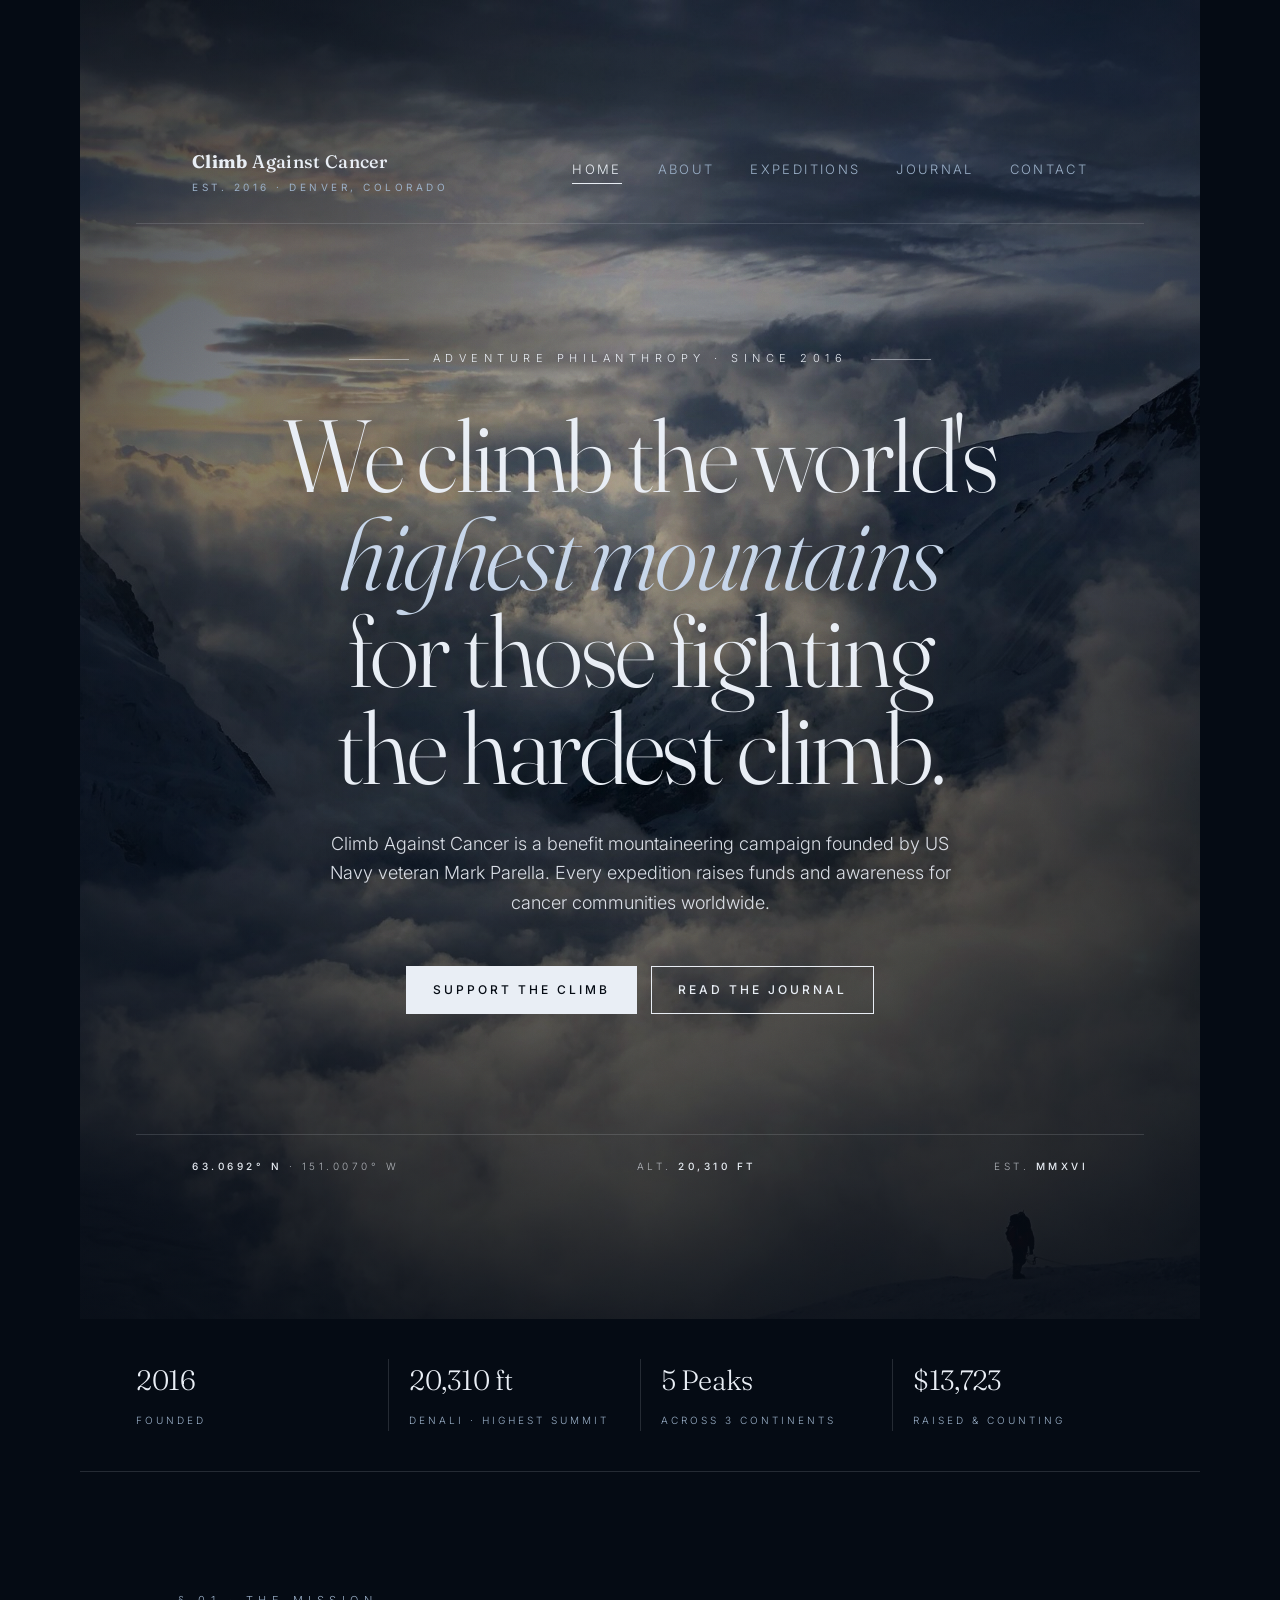
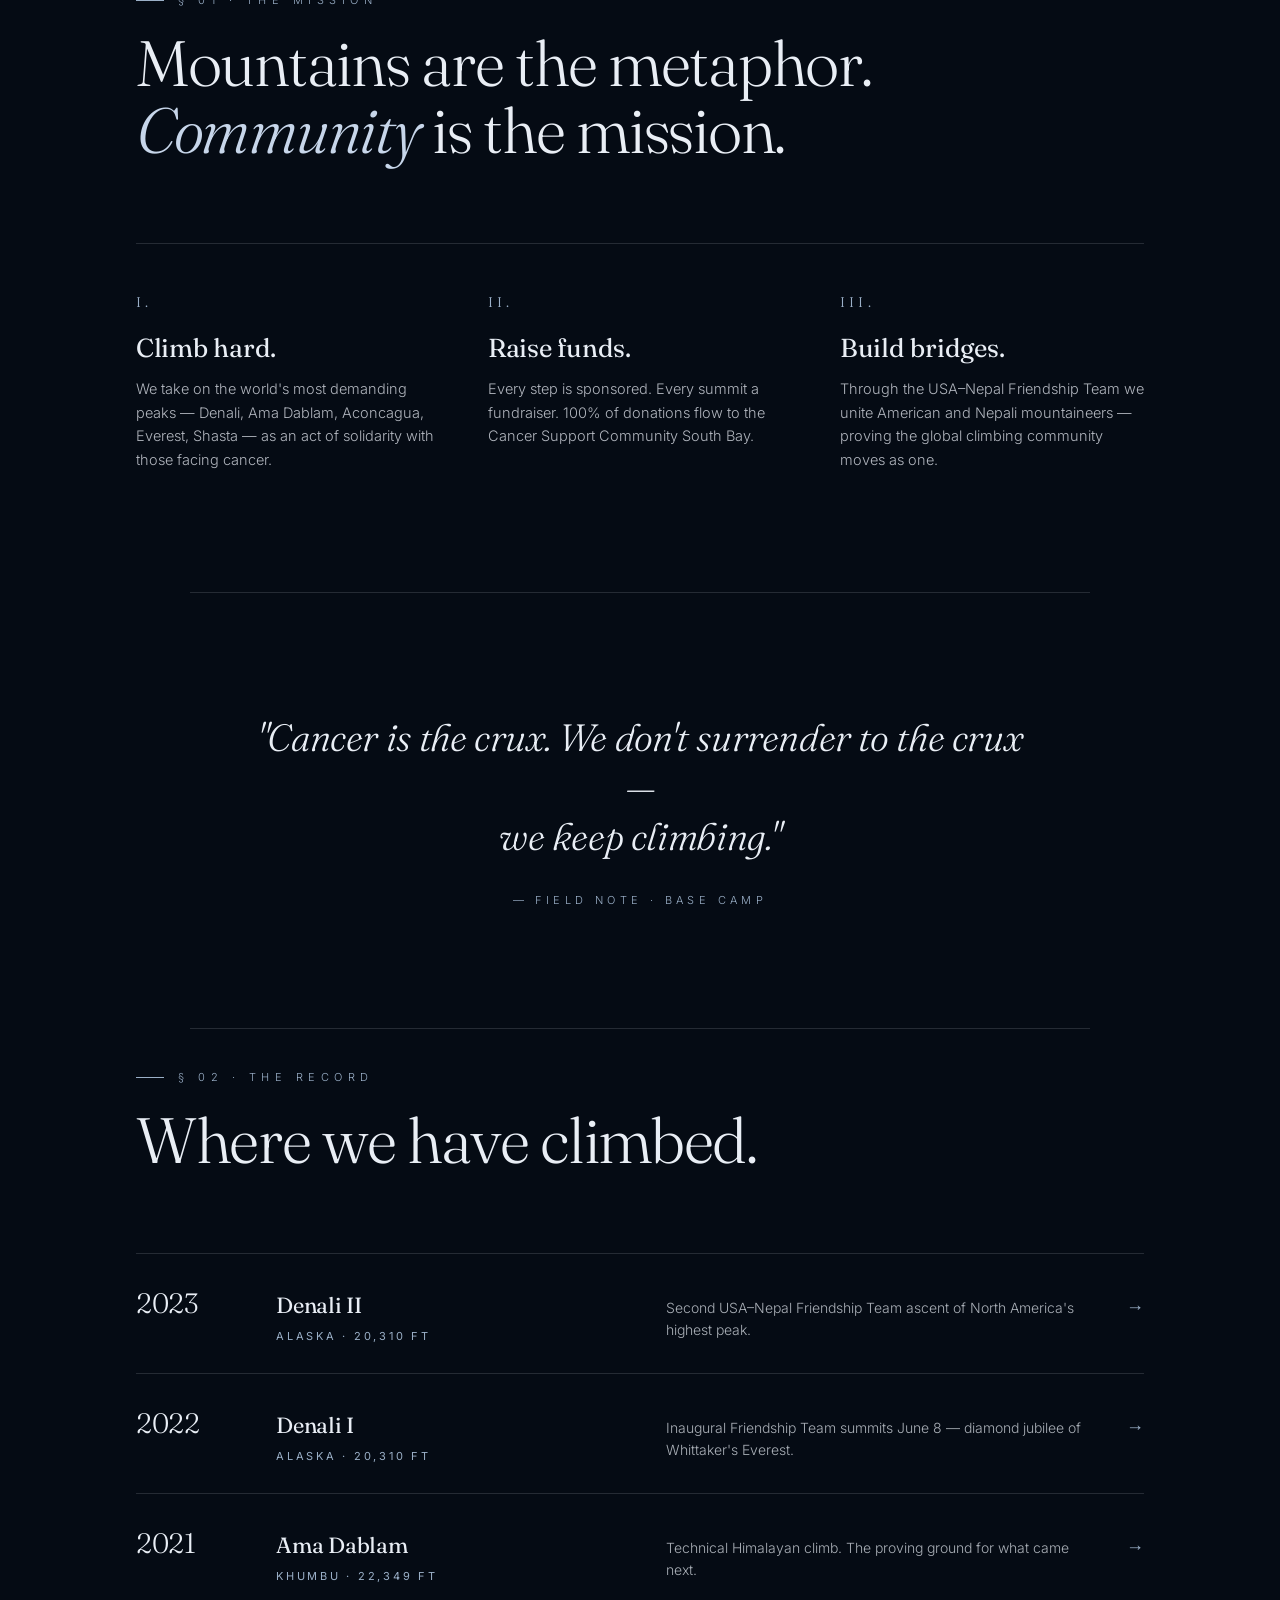
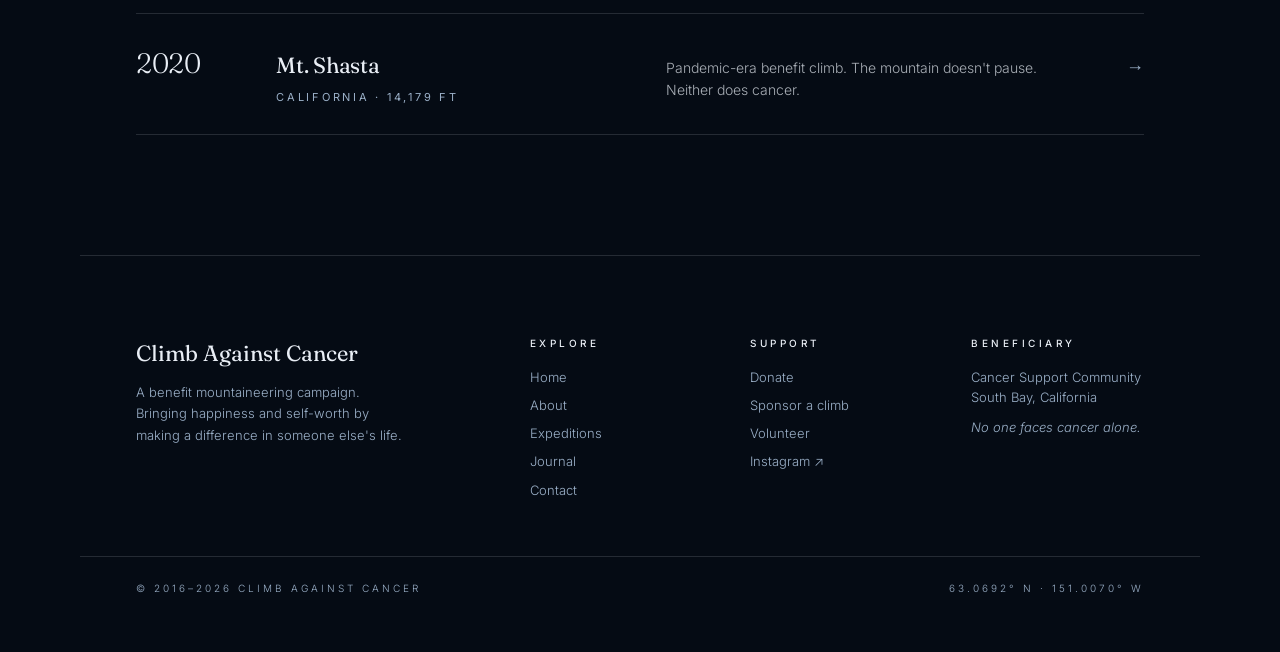
<file: index.html>
<!doctype html>
<html lang="en">
<head>
  <meta charset="utf-8" />
  <meta name="viewport" content="width=device-width, initial-scale=1" />
  <title>Climb Against Cancer — Fighting cancer through adventure philanthropy</title>
  <meta name="description" content="Climb Against Cancer — founded 2016 by Mark Parella. Climbing the world's highest mountains for those fighting the hardest climb." />
  <link rel="stylesheet" href="styles.css" />
</head>
<body>

<section class="hero">
  <div class="hero__photo">
    <img src="assets/hero.jpg" alt="Climber above a sea of clouds on Denali at sunrise" />
  </div>
  <div class="hero__overlay"></div>
  <div class="hero__grain"></div>

  <nav class="nav">
    <a class="brand" href="index.html">
      <b>Climb</b> Against Cancer
      <small>Est. 2016 · Denver, Colorado</small>
    </a>
    <div class="nav__links">
      <a href="index.html" class="is-active">Home</a>
      <a href="about.html">About</a>
      <a href="stories.html">Expeditions</a>
      <a href="blog.html">Journal</a>
      <a href="contact.html">Contact</a>
    </div>
  </nav>

  <div class="hero__inner">
    <div class="eyebrow">Adventure Philanthropy · Since 2016</div>
    <h1>
      We climb the world's<br />
      <em>highest mountains</em><br />
      for those fighting<br />
      the hardest climb.
    </h1>
    <p class="lede">
      Climb Against Cancer is a benefit mountaineering campaign founded by US
      Navy veteran Mark Parella. Every expedition raises funds and awareness
      for cancer communities worldwide.
    </p>
    <div class="cta-row">
      <a class="btn btn--solid" href="contact.html#donate">Support the Climb</a>
      <a class="btn" href="blog.html">Read the Journal</a>
    </div>
  </div>

  <div class="hero__coords">
    <span><b>63.0692° N</b> · 151.0070° W</span>
    <span>Alt. <b>20,310 ft</b></span>
    <span>Est. <b>MMXVI</b></span>
  </div>
</section>

<div class="coords">
  <div><b>2016</b><span>Founded</span></div>
  <div><b>20,310 ft</b><span>Denali · Highest summit</span></div>
  <div><b>5 Peaks</b><span>Across 3 continents</span></div>
  <div><b>$13,723</b><span>Raised &amp; counting</span></div>
</div>

<section>
  <div class="section-label">§ 01 · The Mission</div>
  <h2 class="section-title">Mountains are the metaphor. <em>Community</em> is the mission.</h2>
  <div class="pillars">
    <div class="pillar">
      <div class="num">I.</div>
      <h3>Climb hard.</h3>
      <p>
        We take on the world's most demanding peaks — Denali, Ama Dablam,
        Aconcagua, Everest, Shasta — as an act of solidarity with those facing
        cancer.
      </p>
    </div>
    <div class="pillar">
      <div class="num">II.</div>
      <h3>Raise funds.</h3>
      <p>
        Every step is sponsored. Every summit a fundraiser. 100% of donations
        flow to the Cancer Support Community South Bay.
      </p>
    </div>
    <div class="pillar">
      <div class="num">III.</div>
      <h3>Build bridges.</h3>
      <p>
        Through the USA–Nepal Friendship Team we unite American and Nepali
        mountaineers — proving the global climbing community moves as one.
      </p>
    </div>
  </div>
</section>

<section class="quote">
  <blockquote>
    "Cancer is the crux. We don't surrender to the crux —<br />
    we keep climbing."
    <cite>— Field note · Base camp</cite>
  </blockquote>
</section>

<section class="tight">
  <div class="section-label">§ 02 · The Record</div>
  <h2 class="section-title">Where we have climbed.</h2>
  <div class="exp-list">
    <a class="exp" href="stories.html">
      <div class="exp__year">2023</div>
      <div class="exp__peak">Denali II <small>Alaska · 20,310 ft</small></div>
      <div class="exp__note">Second USA–Nepal Friendship Team ascent of North America's highest peak.</div>
      <div class="exp__arrow">→</div>
    </a>
    <a class="exp" href="stories.html">
      <div class="exp__year">2022</div>
      <div class="exp__peak">Denali I <small>Alaska · 20,310 ft</small></div>
      <div class="exp__note">Inaugural Friendship Team summits June 8 — diamond jubilee of Whittaker's Everest.</div>
      <div class="exp__arrow">→</div>
    </a>
    <a class="exp" href="stories.html">
      <div class="exp__year">2021</div>
      <div class="exp__peak">Ama Dablam <small>Khumbu · 22,349 ft</small></div>
      <div class="exp__note">Technical Himalayan climb. The proving ground for what came next.</div>
      <div class="exp__arrow">→</div>
    </a>
    <a class="exp" href="stories.html">
      <div class="exp__year">2020</div>
      <div class="exp__peak">Mt. Shasta <small>California · 14,179 ft</small></div>
      <div class="exp__note">Pandemic-era benefit climb. The mountain doesn't pause. Neither does cancer.</div>
      <div class="exp__arrow">→</div>
    </a>
  </div>
</section>

<footer class="site">
  <div>
    <div class="foot-brand">Climb Against Cancer</div>
    <p style="line-height:1.65; max-width:34ch;">
      A benefit mountaineering campaign. Bringing happiness and self-worth by
      making a difference in someone else's life.
    </p>
  </div>
  <div>
    <h4>Explore</h4>
    <ul>
      <li><a href="index.html">Home</a></li>
      <li><a href="about.html">About</a></li>
      <li><a href="stories.html">Expeditions</a></li>
      <li><a href="blog.html">Journal</a></li>
      <li><a href="contact.html">Contact</a></li>
    </ul>
  </div>
  <div>
    <h4>Support</h4>
    <ul>
      <li><a href="contact.html#donate">Donate</a></li>
      <li><a href="contact.html">Sponsor a climb</a></li>
      <li><a href="contact.html">Volunteer</a></li>
      <li><a href="https://www.instagram.com/climbagainstcancer/" rel="noopener">Instagram ↗</a></li>
    </ul>
  </div>
  <div>
    <h4>Beneficiary</h4>
    <ul>
      <li>Cancer Support Community<br />South Bay, California</li>
      <li style="margin-top:10px; font-style:italic;">No one faces cancer alone.</li>
    </ul>
  </div>
</footer>
<div class="foot-bottom">
  <span>© 2016–2026 Climb Against Cancer</span>
  <span>63.0692° N · 151.0070° W</span>
</div>

</body>
</html>
</file>
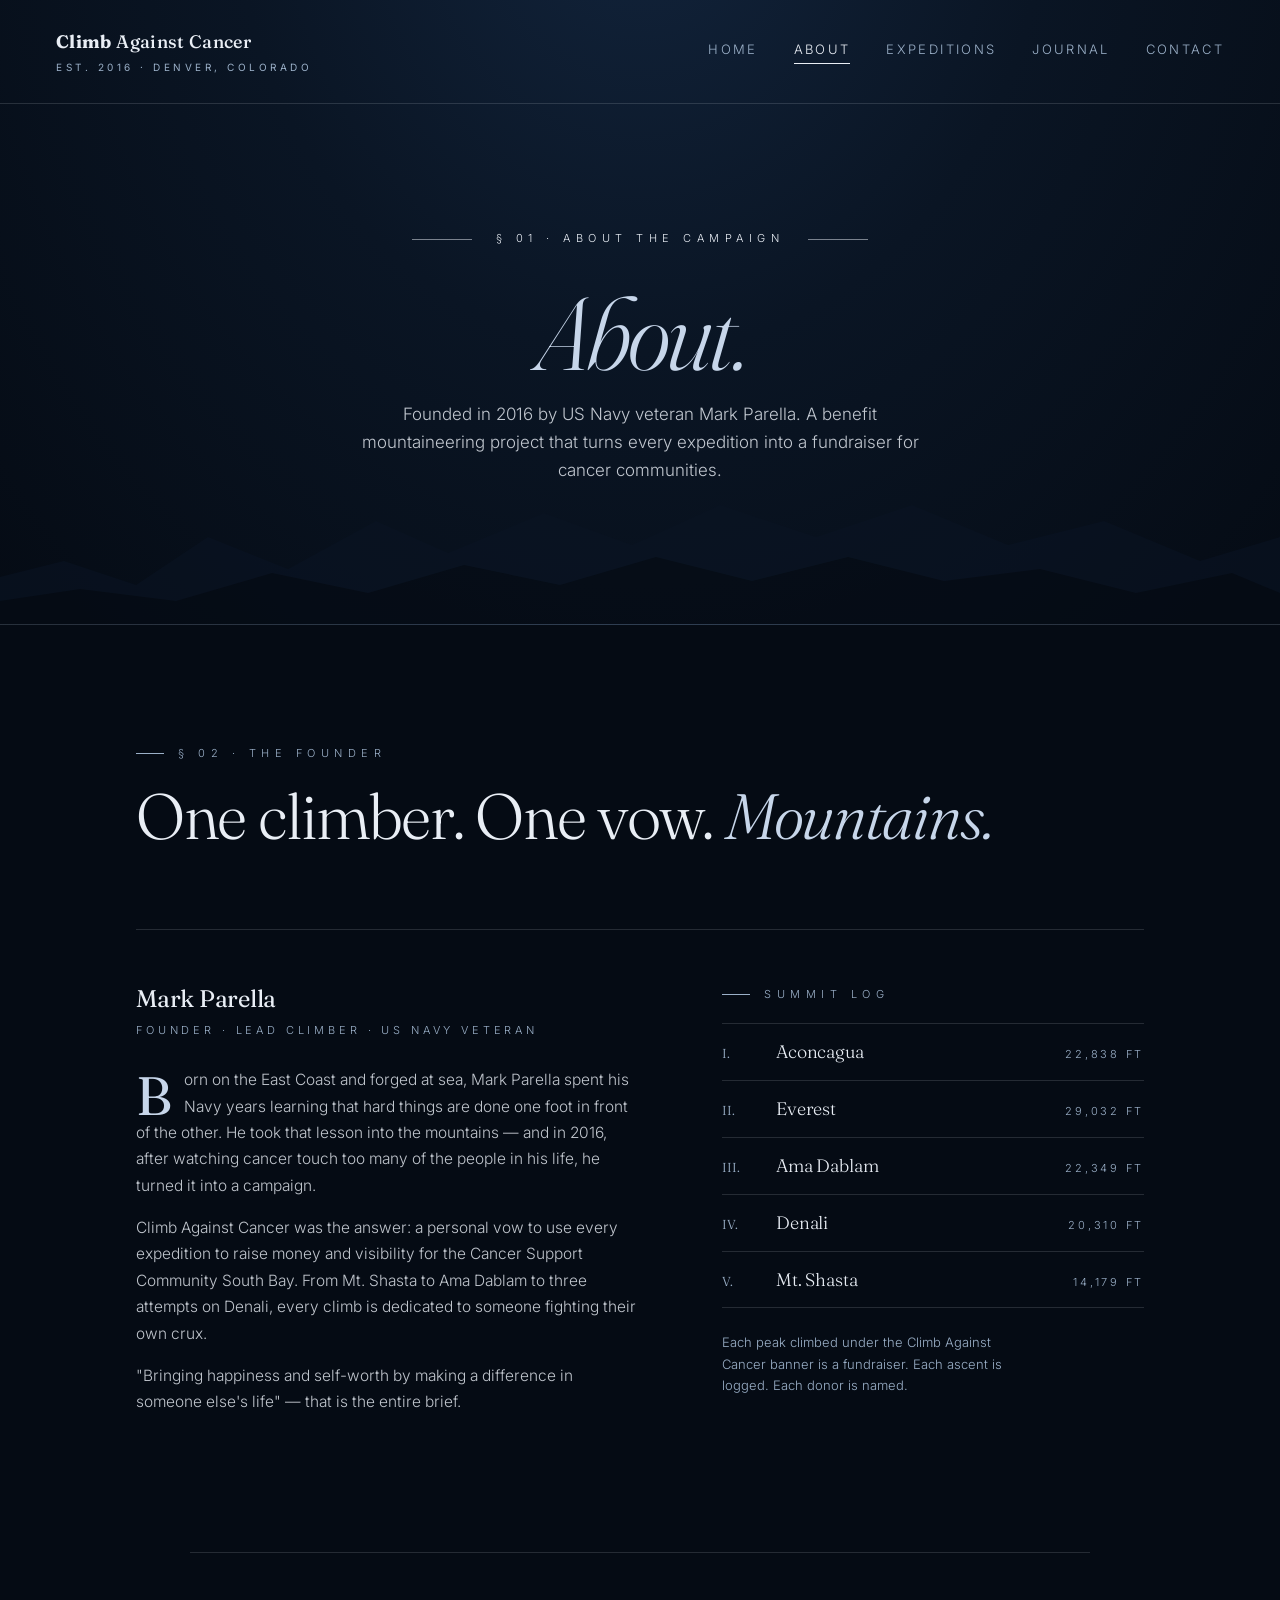
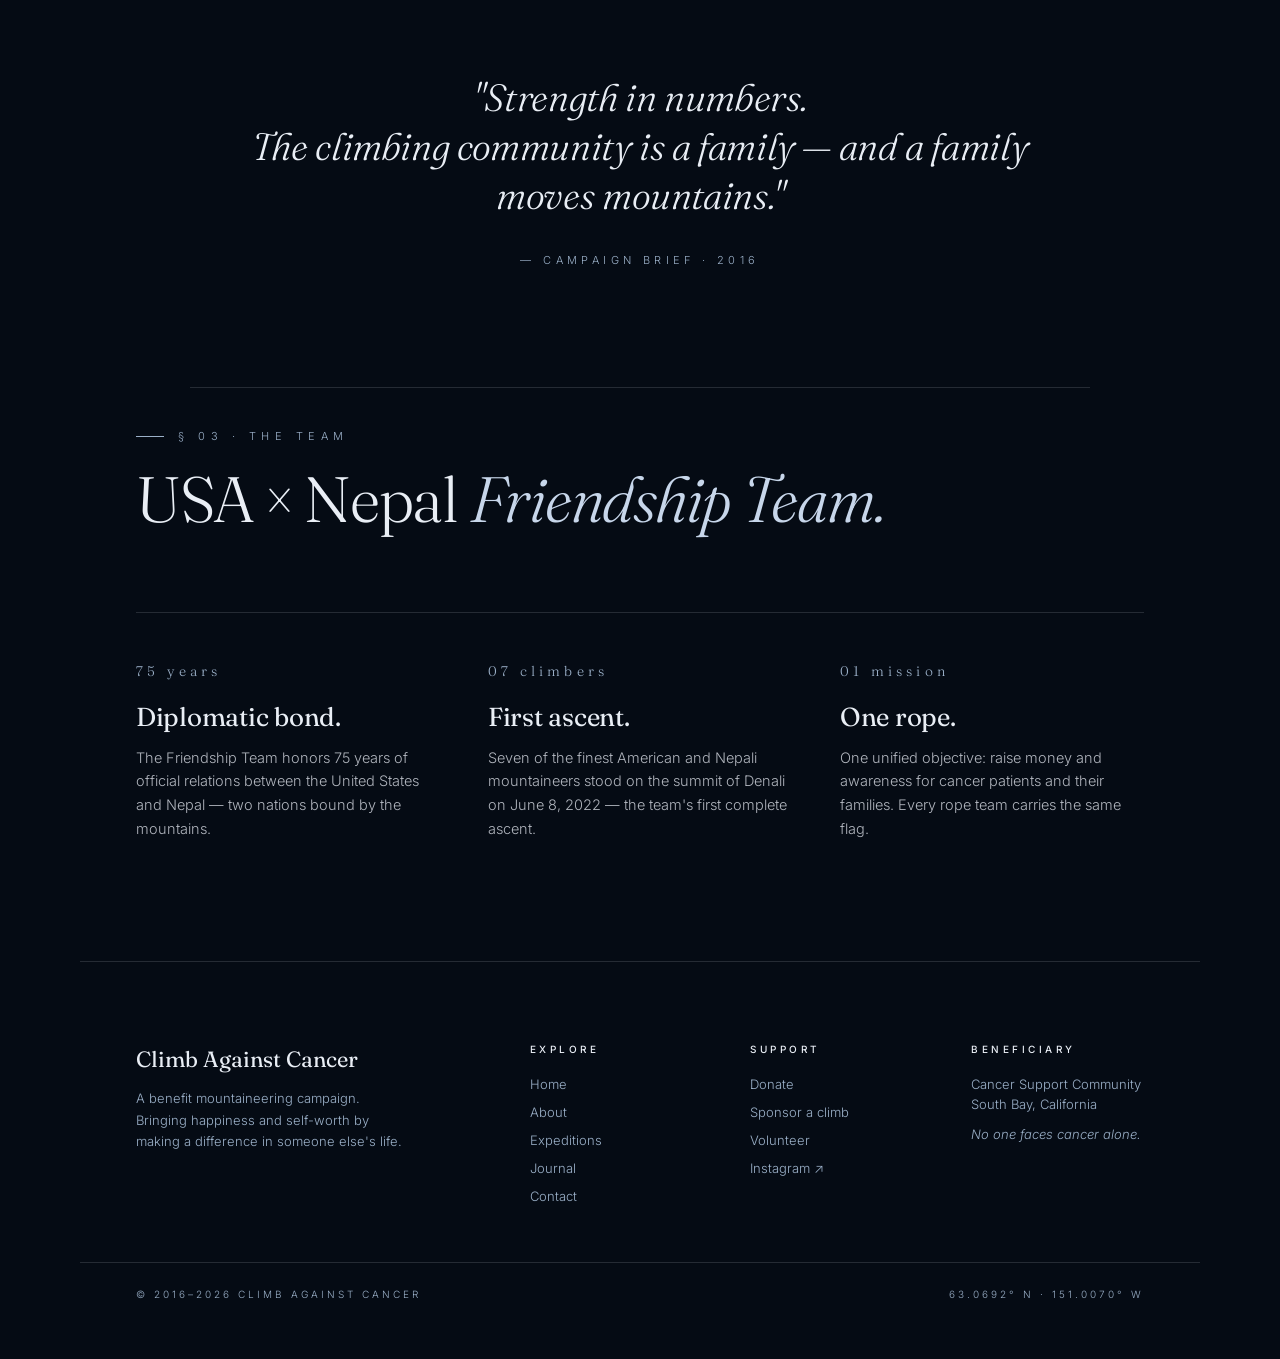
<file: about.html>
<!doctype html>
<html lang="en">
<head>
  <meta charset="utf-8" />
  <meta name="viewport" content="width=device-width, initial-scale=1" />
  <title>About — Climb Against Cancer</title>
  <link rel="stylesheet" href="styles.css" />
</head>
<body>

<header class="page-head">
  <nav class="nav">
    <a class="brand" href="index.html">
      <b>Climb</b> Against Cancer
      <small>Est. 2016 · Denver, Colorado</small>
    </a>
    <div class="nav__links">
      <a href="index.html">Home</a>
      <a href="about.html" class="is-active">About</a>
      <a href="stories.html">Expeditions</a>
      <a href="blog.html">Journal</a>
      <a href="contact.html">Contact</a>
    </div>
  </nav>

  <div class="page-head__inner">
    <div class="eyebrow">§ 01 · About the Campaign</div>
    <h1 class="page-head__title"><em>About.</em></h1>
    <p class="page-head__lede">
      Founded in 2016 by US Navy veteran Mark Parella. A benefit mountaineering
      project that turns every expedition into a fundraiser for cancer communities.
    </p>
  </div>

  <div class="page-head__ridge">
    <svg viewBox="0 0 1600 180" preserveAspectRatio="none" aria-hidden="true">
      <path d="M0,180 L0,120 L80,100 L170,130 L260,70 L360,110 L470,50 L560,90 L680,40 L790,80 L900,30 L1020,70 L1140,30 L1260,80 L1380,50 L1500,100 L1600,70 L1600,180 Z"
            fill="#0a1524" opacity="0.9"/>
      <path d="M0,180 L0,150 L100,135 L220,150 L340,115 L460,140 L580,105 L700,130 L820,95 L940,125 L1060,95 L1180,125 L1300,110 L1420,140 L1540,115 L1600,140 L1600,180 Z"
            fill="#050b14"/>
    </svg>
  </div>
</header>

<section>
  <div class="section-label">§ 02 · The Founder</div>
  <h2 class="section-title">One climber. One vow. <em>Mountains.</em></h2>

  <div class="bio-grid">
    <div class="bio">
      <h3>Mark Parella</h3>
      <div class="role">Founder · Lead climber · US Navy veteran</div>
      <p>
        Born on the East Coast and forged at sea, Mark Parella spent his Navy
        years learning that hard things are done one foot in front of the
        other. He took that lesson into the mountains — and in 2016, after
        watching cancer touch too many of the people in his life, he turned it
        into a campaign.
      </p>
      <p>
        Climb Against Cancer was the answer: a personal vow to use every
        expedition to raise money and visibility for the Cancer Support
        Community South Bay. From Mt. Shasta to Ama Dablam to three attempts
        on Denali, every climb is dedicated to someone fighting their own crux.
      </p>
      <p>
        "Bringing happiness and self-worth by making a difference in someone
        else's life" — that is the entire brief.
      </p>
    </div>
    <div>
      <div class="section-label">Summit Log</div>
      <ul class="summits">
        <li><span class="n">I.</span><span class="peak">Aconcagua</span><span class="alt">22,838 ft</span></li>
        <li><span class="n">II.</span><span class="peak">Everest</span><span class="alt">29,032 ft</span></li>
        <li><span class="n">III.</span><span class="peak">Ama Dablam</span><span class="alt">22,349 ft</span></li>
        <li><span class="n">IV.</span><span class="peak">Denali</span><span class="alt">20,310 ft</span></li>
        <li><span class="n">V.</span><span class="peak">Mt. Shasta</span><span class="alt">14,179 ft</span></li>
      </ul>
      <p style="margin-top:24px; font-size:13px; line-height:1.65; color:var(--mist); max-width:36ch;">
        Each peak climbed under the Climb Against Cancer banner is a
        fundraiser. Each ascent is logged. Each donor is named.
      </p>
    </div>
  </div>
</section>

<section class="quote">
  <blockquote>
    "Strength in numbers.<br />
    The climbing community is a family — and a family moves mountains."
    <cite>— Campaign brief · 2016</cite>
  </blockquote>
</section>

<section class="tight">
  <div class="section-label">§ 03 · The Team</div>
  <h2 class="section-title">USA × Nepal <em>Friendship Team.</em></h2>
  <div class="pillars">
    <div class="pillar">
      <div class="num">75 years</div>
      <h3>Diplomatic bond.</h3>
      <p>The Friendship Team honors 75 years of official relations between the United States and Nepal — two nations bound by the mountains.</p>
    </div>
    <div class="pillar">
      <div class="num">07 climbers</div>
      <h3>First ascent.</h3>
      <p>Seven of the finest American and Nepali mountaineers stood on the summit of Denali on June 8, 2022 — the team's first complete ascent.</p>
    </div>
    <div class="pillar">
      <div class="num">01 mission</div>
      <h3>One rope.</h3>
      <p>One unified objective: raise money and awareness for cancer patients and their families. Every rope team carries the same flag.</p>
    </div>
  </div>
</section>

<footer class="site">
  <div>
    <div class="foot-brand">Climb Against Cancer</div>
    <p style="line-height:1.65; max-width:34ch;">A benefit mountaineering campaign. Bringing happiness and self-worth by making a difference in someone else's life.</p>
  </div>
  <div>
    <h4>Explore</h4>
    <ul>
      <li><a href="index.html">Home</a></li>
      <li><a href="about.html">About</a></li>
      <li><a href="stories.html">Expeditions</a></li>
      <li><a href="blog.html">Journal</a></li>
      <li><a href="contact.html">Contact</a></li>
    </ul>
  </div>
  <div>
    <h4>Support</h4>
    <ul>
      <li><a href="contact.html#donate">Donate</a></li>
      <li><a href="contact.html">Sponsor a climb</a></li>
      <li><a href="contact.html">Volunteer</a></li>
      <li><a href="https://www.instagram.com/climbagainstcancer/" rel="noopener">Instagram ↗</a></li>
    </ul>
  </div>
  <div>
    <h4>Beneficiary</h4>
    <ul>
      <li>Cancer Support Community<br />South Bay, California</li>
      <li style="margin-top:10px; font-style:italic;">No one faces cancer alone.</li>
    </ul>
  </div>
</footer>
<div class="foot-bottom">
  <span>© 2016–2026 Climb Against Cancer</span>
  <span>63.0692° N · 151.0070° W</span>
</div>

</body>
</html>
</file>
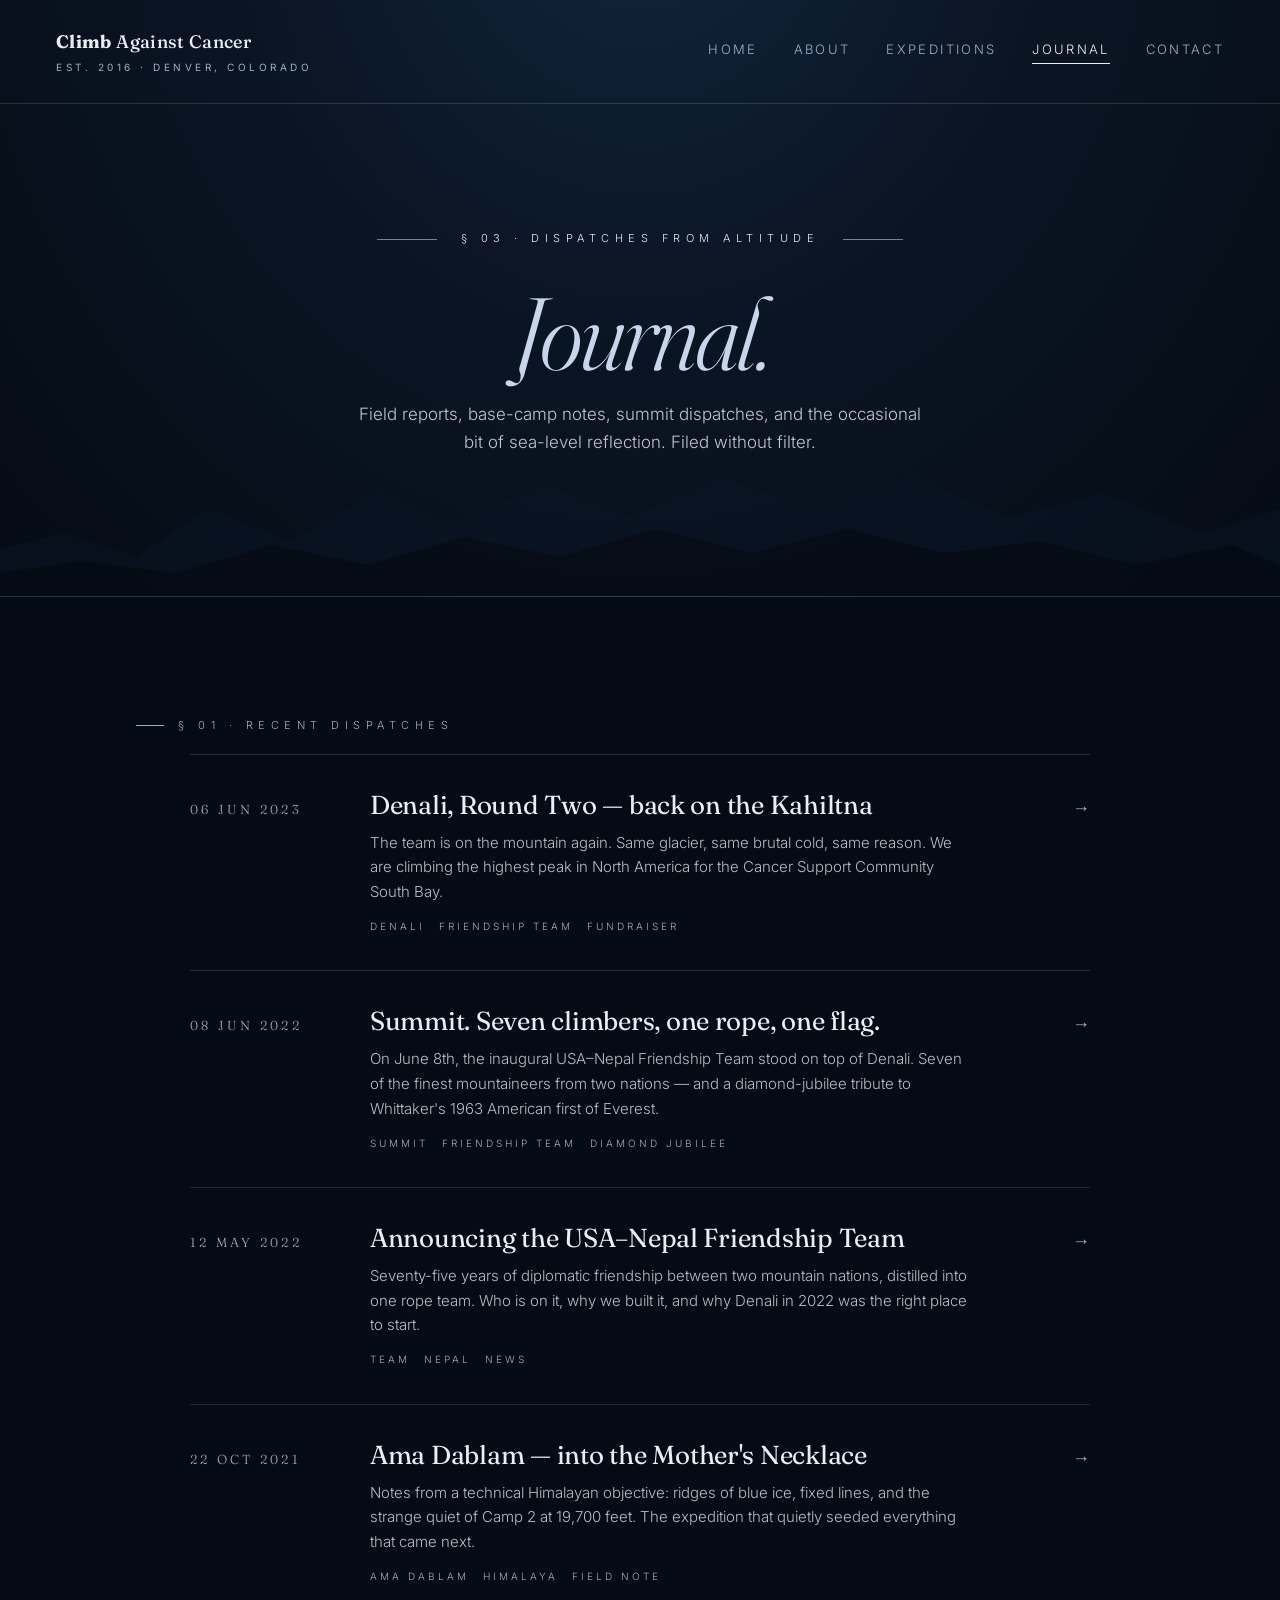
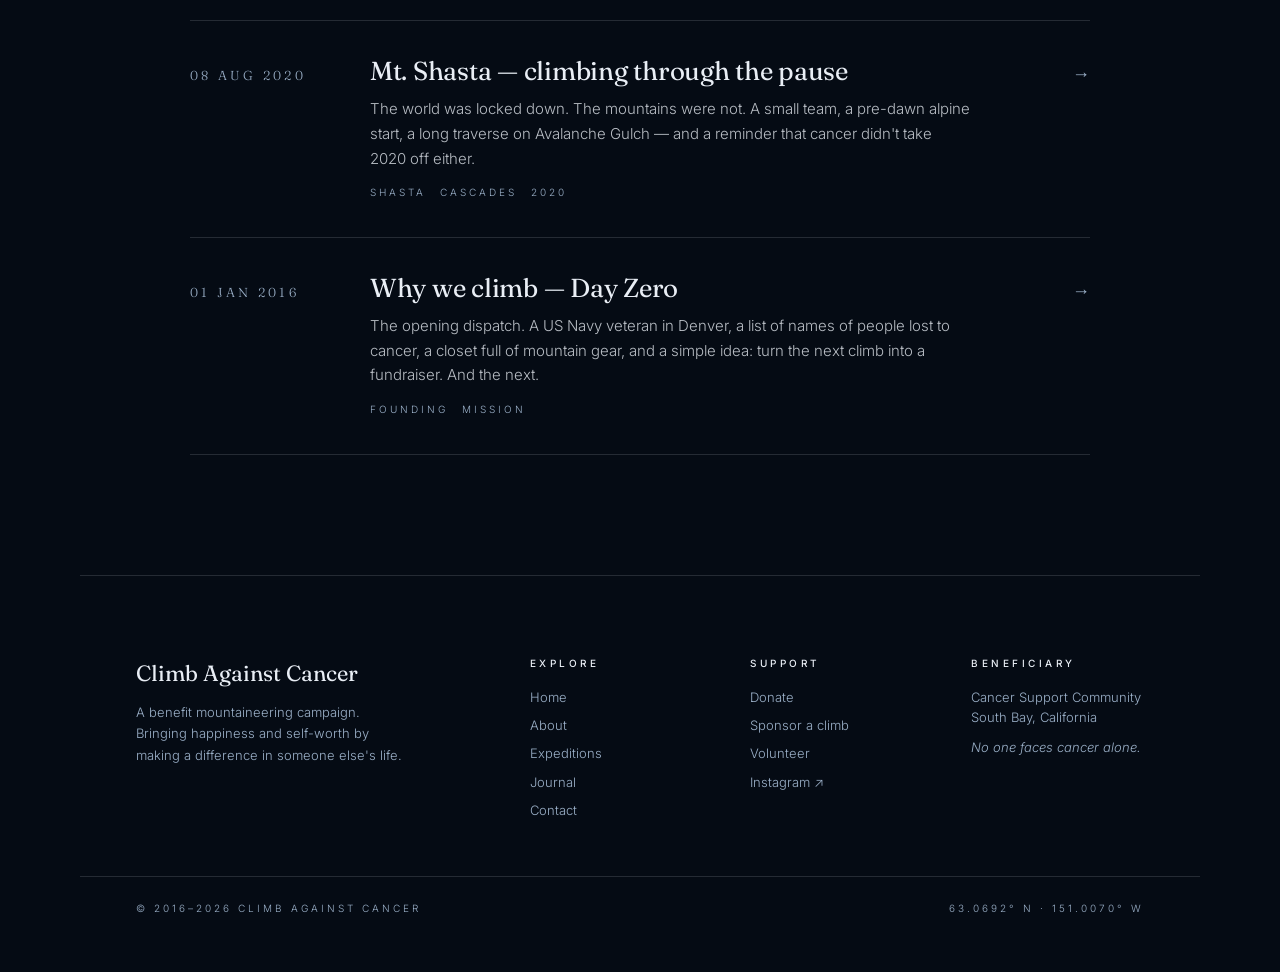
<file: blog.html>
<!doctype html>
<html lang="en">
<head>
  <meta charset="utf-8" />
  <meta name="viewport" content="width=device-width, initial-scale=1" />
  <title>Journal — Climb Against Cancer</title>
  <link rel="stylesheet" href="styles.css" />
</head>
<body>

<header class="page-head">
  <nav class="nav">
    <a class="brand" href="index.html">
      <b>Climb</b> Against Cancer
      <small>Est. 2016 · Denver, Colorado</small>
    </a>
    <div class="nav__links">
      <a href="index.html">Home</a>
      <a href="about.html">About</a>
      <a href="stories.html">Expeditions</a>
      <a href="blog.html" class="is-active">Journal</a>
      <a href="contact.html">Contact</a>
    </div>
  </nav>

  <div class="page-head__inner">
    <div class="eyebrow">§ 03 · Dispatches From Altitude</div>
    <h1 class="page-head__title"><em>Journal.</em></h1>
    <p class="page-head__lede">
      Field reports, base-camp notes, summit dispatches, and the occasional bit
      of sea-level reflection. Filed without filter.
    </p>
  </div>

  <div class="page-head__ridge">
    <svg viewBox="0 0 1600 180" preserveAspectRatio="none" aria-hidden="true">
      <path d="M0,180 L0,120 L80,100 L170,130 L260,70 L360,110 L470,50 L560,90 L680,40 L790,80 L900,30 L1020,70 L1140,30 L1260,80 L1380,50 L1500,100 L1600,70 L1600,180 Z"
            fill="#0a1524" opacity="0.9"/>
      <path d="M0,180 L0,150 L100,135 L220,150 L340,115 L460,140 L580,105 L700,130 L820,95 L940,125 L1060,95 L1180,125 L1300,110 L1420,140 L1540,115 L1600,140 L1600,180 Z"
            fill="#050b14"/>
    </svg>
  </div>
</header>

<section>
  <div class="section-label">§ 01 · Recent Dispatches</div>

  <div class="posts">

    <a class="post" href="#">
      <div class="post__date">06 Jun 2023</div>
      <div class="post__body">
        <h2 class="post__title">Denali, Round Two — back on the Kahiltna</h2>
        <p class="post__excerpt">
          The team is on the mountain again. Same glacier, same brutal cold,
          same reason. We are climbing the highest peak in North America for
          the Cancer Support Community South Bay.
        </p>
        <div class="post__tags">
          <span>Denali</span><span>Friendship Team</span><span>Fundraiser</span>
        </div>
      </div>
      <div class="post__arrow">→</div>
    </a>

    <a class="post" href="#">
      <div class="post__date">08 Jun 2022</div>
      <div class="post__body">
        <h2 class="post__title">Summit. Seven climbers, one rope, one flag.</h2>
        <p class="post__excerpt">
          On June 8th, the inaugural USA–Nepal Friendship Team stood on top of
          Denali. Seven of the finest mountaineers from two nations — and a
          diamond-jubilee tribute to Whittaker's 1963 American first of
          Everest.
        </p>
        <div class="post__tags">
          <span>Summit</span><span>Friendship Team</span><span>Diamond Jubilee</span>
        </div>
      </div>
      <div class="post__arrow">→</div>
    </a>

    <a class="post" href="#">
      <div class="post__date">12 May 2022</div>
      <div class="post__body">
        <h2 class="post__title">Announcing the USA–Nepal Friendship Team</h2>
        <p class="post__excerpt">
          Seventy-five years of diplomatic friendship between two mountain
          nations, distilled into one rope team. Who is on it, why we built
          it, and why Denali in 2022 was the right place to start.
        </p>
        <div class="post__tags">
          <span>Team</span><span>Nepal</span><span>News</span>
        </div>
      </div>
      <div class="post__arrow">→</div>
    </a>

    <a class="post" href="#">
      <div class="post__date">22 Oct 2021</div>
      <div class="post__body">
        <h2 class="post__title">Ama Dablam — into the Mother's Necklace</h2>
        <p class="post__excerpt">
          Notes from a technical Himalayan objective: ridges of blue ice, fixed
          lines, and the strange quiet of Camp 2 at 19,700 feet. The expedition
          that quietly seeded everything that came next.
        </p>
        <div class="post__tags">
          <span>Ama Dablam</span><span>Himalaya</span><span>Field Note</span>
        </div>
      </div>
      <div class="post__arrow">→</div>
    </a>

    <a class="post" href="#">
      <div class="post__date">08 Aug 2020</div>
      <div class="post__body">
        <h2 class="post__title">Mt. Shasta — climbing through the pause</h2>
        <p class="post__excerpt">
          The world was locked down. The mountains were not. A small team, a
          pre-dawn alpine start, a long traverse on Avalanche Gulch — and a
          reminder that cancer didn't take 2020 off either.
        </p>
        <div class="post__tags">
          <span>Shasta</span><span>Cascades</span><span>2020</span>
        </div>
      </div>
      <div class="post__arrow">→</div>
    </a>

    <a class="post" href="#">
      <div class="post__date">01 Jan 2016</div>
      <div class="post__body">
        <h2 class="post__title">Why we climb — Day Zero</h2>
        <p class="post__excerpt">
          The opening dispatch. A US Navy veteran in Denver, a list of names of
          people lost to cancer, a closet full of mountain gear, and a simple
          idea: turn the next climb into a fundraiser. And the next.
        </p>
        <div class="post__tags">
          <span>Founding</span><span>Mission</span>
        </div>
      </div>
      <div class="post__arrow">→</div>
    </a>

  </div>
</section>

<footer class="site">
  <div>
    <div class="foot-brand">Climb Against Cancer</div>
    <p style="line-height:1.65; max-width:34ch;">A benefit mountaineering campaign. Bringing happiness and self-worth by making a difference in someone else's life.</p>
  </div>
  <div>
    <h4>Explore</h4>
    <ul>
      <li><a href="index.html">Home</a></li>
      <li><a href="about.html">About</a></li>
      <li><a href="stories.html">Expeditions</a></li>
      <li><a href="blog.html">Journal</a></li>
      <li><a href="contact.html">Contact</a></li>
    </ul>
  </div>
  <div>
    <h4>Support</h4>
    <ul>
      <li><a href="contact.html#donate">Donate</a></li>
      <li><a href="contact.html">Sponsor a climb</a></li>
      <li><a href="contact.html">Volunteer</a></li>
      <li><a href="https://www.instagram.com/climbagainstcancer/" rel="noopener">Instagram ↗</a></li>
    </ul>
  </div>
  <div>
    <h4>Beneficiary</h4>
    <ul>
      <li>Cancer Support Community<br />South Bay, California</li>
      <li style="margin-top:10px; font-style:italic;">No one faces cancer alone.</li>
    </ul>
  </div>
</footer>
<div class="foot-bottom">
  <span>© 2016–2026 Climb Against Cancer</span>
  <span>63.0692° N · 151.0070° W</span>
</div>

</body>
</html>
</file>
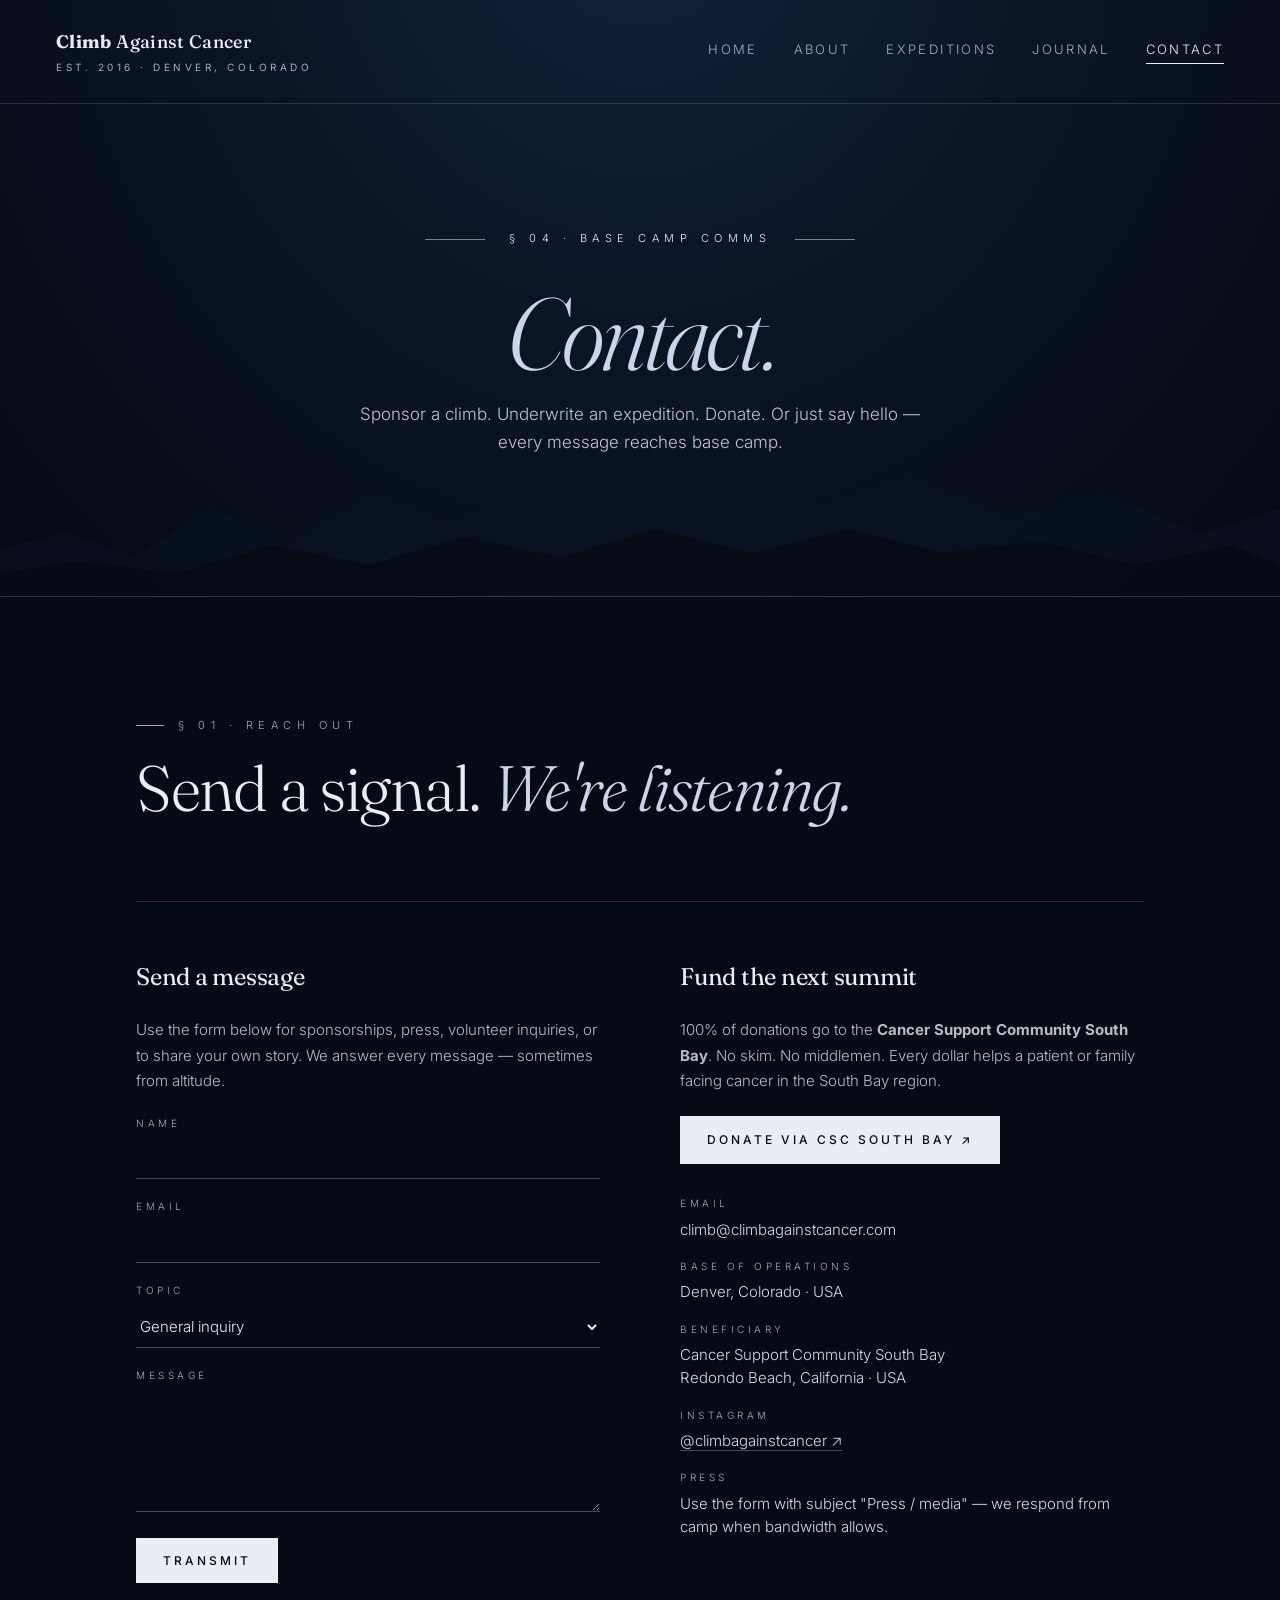
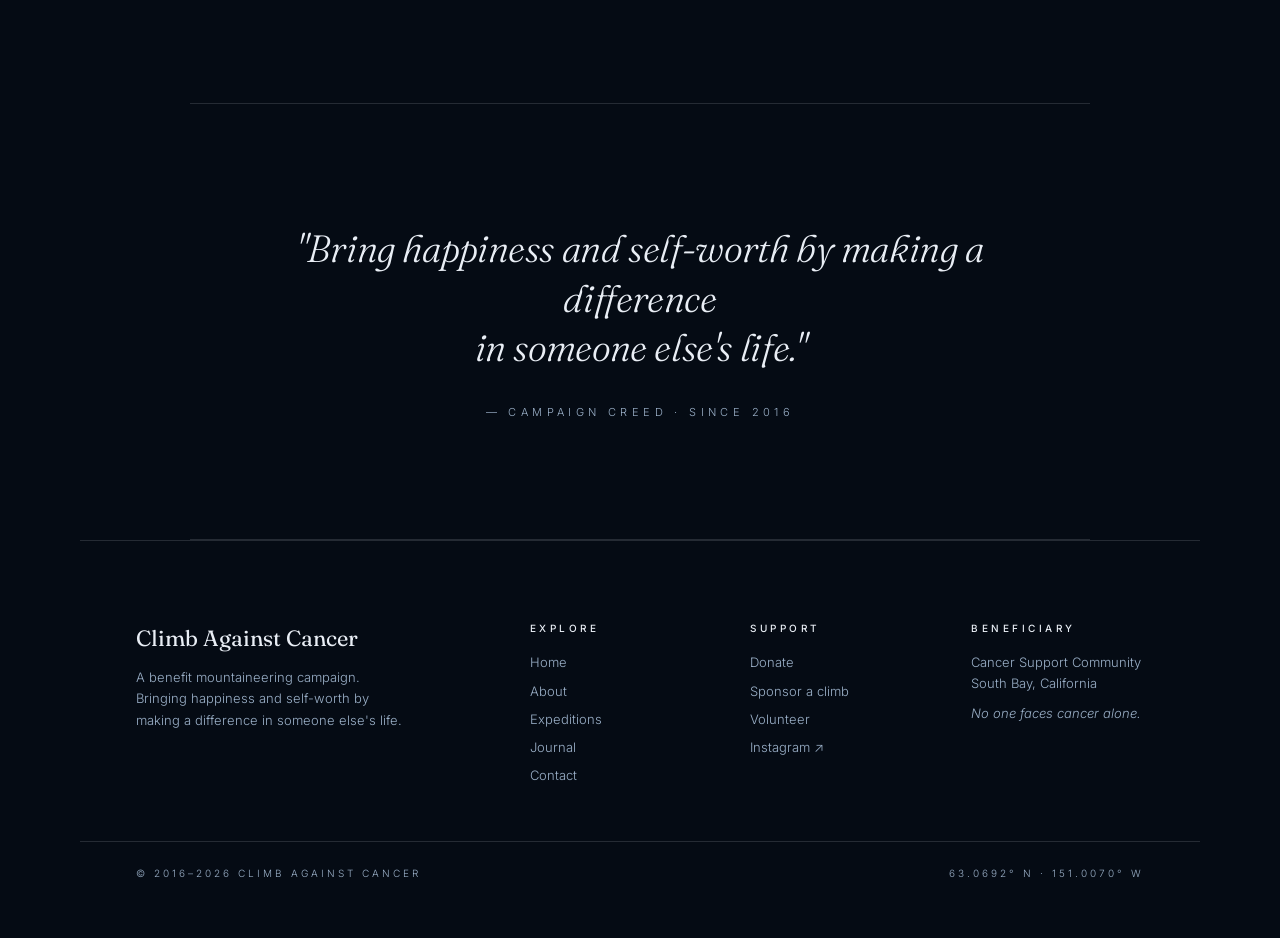
<file: contact.html>
<!doctype html>
<html lang="en">
<head>
  <meta charset="utf-8" />
  <meta name="viewport" content="width=device-width, initial-scale=1" />
  <title>Contact — Climb Against Cancer</title>
  <link rel="stylesheet" href="styles.css" />
</head>
<body>

<header class="page-head">
  <nav class="nav">
    <a class="brand" href="index.html">
      <b>Climb</b> Against Cancer
      <small>Est. 2016 · Denver, Colorado</small>
    </a>
    <div class="nav__links">
      <a href="index.html">Home</a>
      <a href="about.html">About</a>
      <a href="stories.html">Expeditions</a>
      <a href="blog.html">Journal</a>
      <a href="contact.html" class="is-active">Contact</a>
    </div>
  </nav>

  <div class="page-head__inner">
    <div class="eyebrow">§ 04 · Base Camp Comms</div>
    <h1 class="page-head__title"><em>Contact.</em></h1>
    <p class="page-head__lede">
      Sponsor a climb. Underwrite an expedition. Donate. Or just say hello —
      every message reaches base camp.
    </p>
  </div>

  <div class="page-head__ridge">
    <svg viewBox="0 0 1600 180" preserveAspectRatio="none" aria-hidden="true">
      <path d="M0,180 L0,120 L80,100 L170,130 L260,70 L360,110 L470,50 L560,90 L680,40 L790,80 L900,30 L1020,70 L1140,30 L1260,80 L1380,50 L1500,100 L1600,70 L1600,180 Z"
            fill="#0a1524" opacity="0.9"/>
      <path d="M0,180 L0,150 L100,135 L220,150 L340,115 L460,140 L580,105 L700,130 L820,95 L940,125 L1060,95 L1180,125 L1300,110 L1420,140 L1540,115 L1600,140 L1600,180 Z"
            fill="#050b14"/>
    </svg>
  </div>
</header>

<section>
  <div class="section-label">§ 01 · Reach Out</div>
  <h2 class="section-title">Send a signal. <em>We're listening.</em></h2>

  <div class="contact-grid">
    <div class="contact-block">
      <h3>Send a message</h3>
      <p>
        Use the form below for sponsorships, press, volunteer inquiries, or to
        share your own story. We answer every message — sometimes from altitude.
      </p>
      <form action="mailto:climb@climbagainstcancer.com" method="post" enctype="text/plain">
        <div class="field">
          <label for="name">Name</label>
          <input type="text" id="name" name="name" required />
        </div>
        <div class="field">
          <label for="email">Email</label>
          <input type="email" id="email" name="email" required />
        </div>
        <div class="field">
          <label for="topic">Topic</label>
          <select id="topic" name="topic">
            <option>General inquiry</option>
            <option>Sponsor a climb</option>
            <option>Press / media</option>
            <option>Volunteer / join the team</option>
            <option>Survivor story</option>
          </select>
        </div>
        <div class="field">
          <label for="msg">Message</label>
          <textarea id="msg" name="message" required></textarea>
        </div>
        <button class="btn btn--solid" type="submit">Transmit</button>
      </form>
    </div>

    <div class="contact-block" id="donate">
      <h3>Fund the next summit</h3>
      <p>
        100% of donations go to the <b>Cancer Support Community South Bay</b>.
        No skim. No middlemen. Every dollar helps a patient or family facing
        cancer in the South Bay region.
      </p>
      <a class="btn btn--solid" href="https://cscrb.gnosishosting.net/Portal/Donate/ClimbAgainstCancer" target="_blank" rel="noopener" style="margin-bottom:32px;">
        Donate via CSC South Bay ↗
      </a>

      <dl class="details">
        <dt>Email</dt>
        <dd>climb@climbagainstcancer.com</dd>

        <dt>Base of operations</dt>
        <dd>Denver, Colorado · USA</dd>

        <dt>Beneficiary</dt>
        <dd>Cancer Support Community South Bay<br />Redondo Beach, California · USA</dd>

        <dt>Instagram</dt>
        <dd><a href="https://www.instagram.com/climbagainstcancer/" target="_blank" rel="noopener">@climbagainstcancer ↗</a></dd>

        <dt>Press</dt>
        <dd>Use the form with subject "Press / media" — we respond from camp when bandwidth allows.</dd>
      </dl>
    </div>
  </div>
</section>

<section class="quote">
  <blockquote>
    "Bring happiness and self-worth by making a difference<br />
    in someone else's life."
    <cite>— Campaign creed · Since 2016</cite>
  </blockquote>
</section>

<footer class="site">
  <div>
    <div class="foot-brand">Climb Against Cancer</div>
    <p style="line-height:1.65; max-width:34ch;">A benefit mountaineering campaign. Bringing happiness and self-worth by making a difference in someone else's life.</p>
  </div>
  <div>
    <h4>Explore</h4>
    <ul>
      <li><a href="index.html">Home</a></li>
      <li><a href="about.html">About</a></li>
      <li><a href="stories.html">Expeditions</a></li>
      <li><a href="blog.html">Journal</a></li>
      <li><a href="contact.html">Contact</a></li>
    </ul>
  </div>
  <div>
    <h4>Support</h4>
    <ul>
      <li><a href="#donate">Donate</a></li>
      <li><a href="contact.html">Sponsor a climb</a></li>
      <li><a href="contact.html">Volunteer</a></li>
      <li><a href="https://www.instagram.com/climbagainstcancer/" rel="noopener">Instagram ↗</a></li>
    </ul>
  </div>
  <div>
    <h4>Beneficiary</h4>
    <ul>
      <li>Cancer Support Community<br />South Bay, California</li>
      <li style="margin-top:10px; font-style:italic;">No one faces cancer alone.</li>
    </ul>
  </div>
</footer>
<div class="foot-bottom">
  <span>© 2016–2026 Climb Against Cancer</span>
  <span>63.0692° N · 151.0070° W</span>
</div>

</body>
</html>
</file>
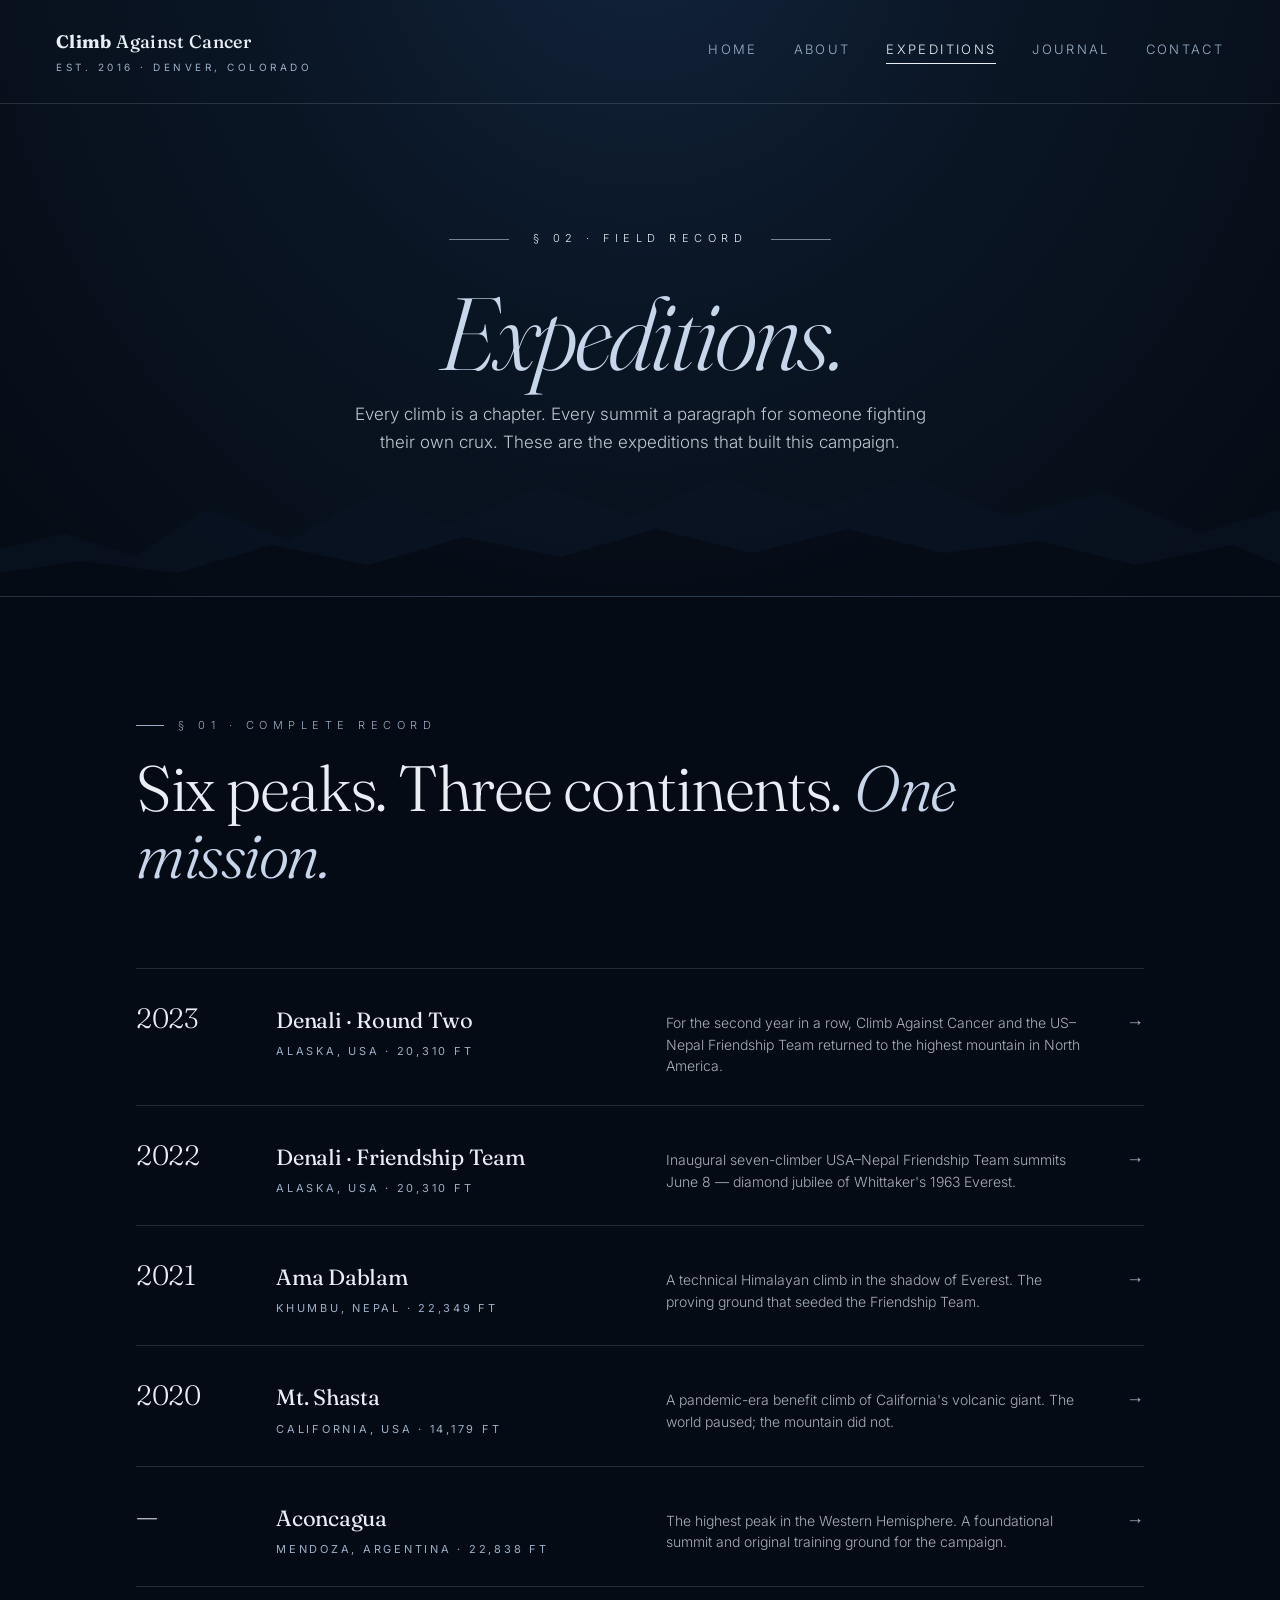
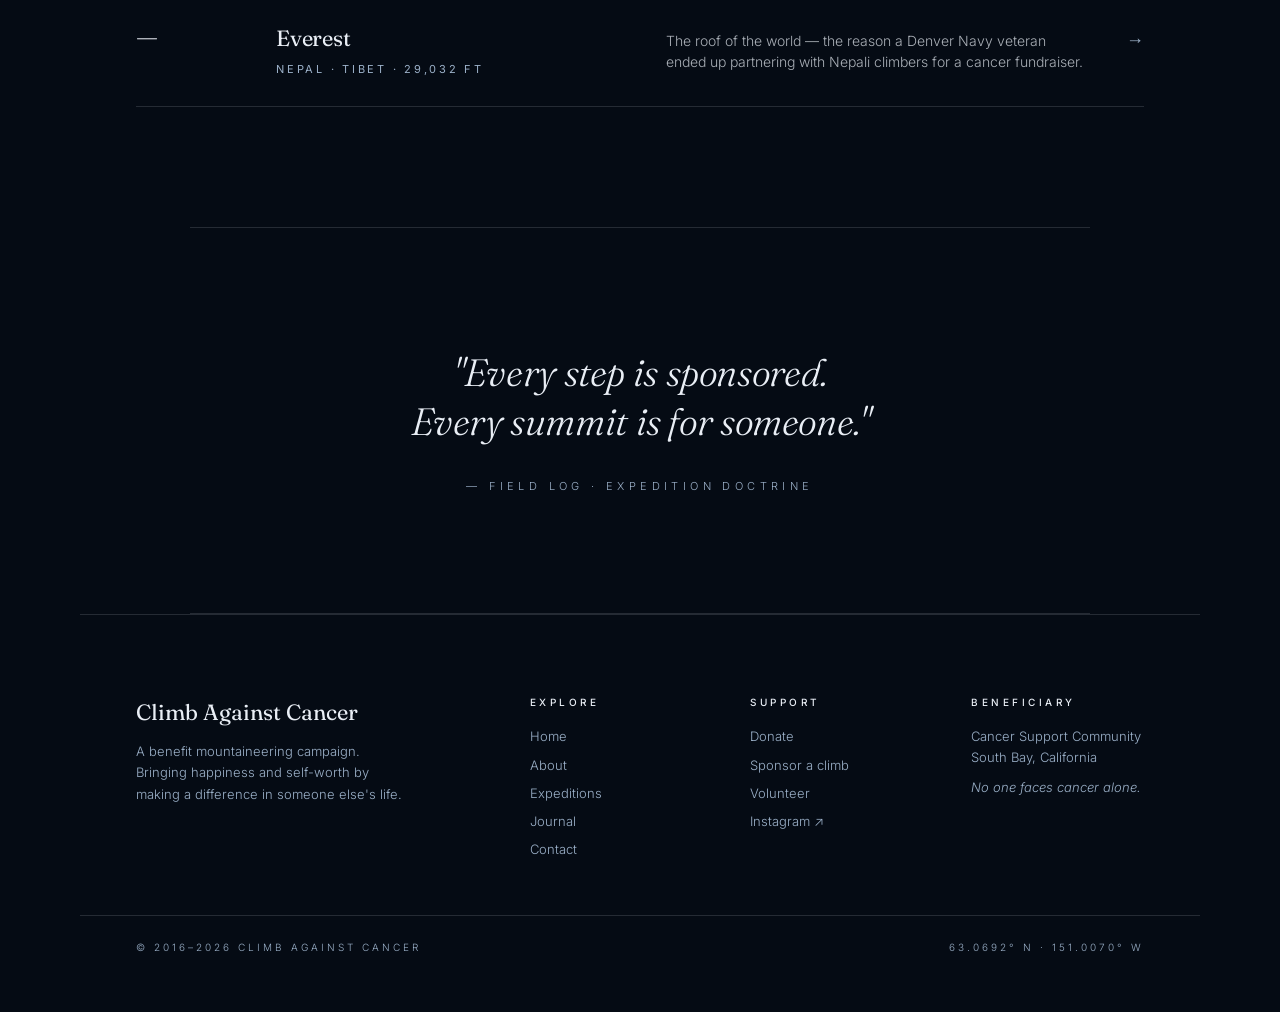
<file: stories.html>
<!doctype html>
<html lang="en">
<head>
  <meta charset="utf-8" />
  <meta name="viewport" content="width=device-width, initial-scale=1" />
  <title>Expeditions — Climb Against Cancer</title>
  <link rel="stylesheet" href="styles.css" />
</head>
<body>

<header class="page-head">
  <nav class="nav">
    <a class="brand" href="index.html">
      <b>Climb</b> Against Cancer
      <small>Est. 2016 · Denver, Colorado</small>
    </a>
    <div class="nav__links">
      <a href="index.html">Home</a>
      <a href="about.html">About</a>
      <a href="stories.html" class="is-active">Expeditions</a>
      <a href="blog.html">Journal</a>
      <a href="contact.html">Contact</a>
    </div>
  </nav>

  <div class="page-head__inner">
    <div class="eyebrow">§ 02 · Field Record</div>
    <h1 class="page-head__title"><em>Expeditions.</em></h1>
    <p class="page-head__lede">
      Every climb is a chapter. Every summit a paragraph for someone fighting
      their own crux. These are the expeditions that built this campaign.
    </p>
  </div>

  <div class="page-head__ridge">
    <svg viewBox="0 0 1600 180" preserveAspectRatio="none" aria-hidden="true">
      <path d="M0,180 L0,120 L80,100 L170,130 L260,70 L360,110 L470,50 L560,90 L680,40 L790,80 L900,30 L1020,70 L1140,30 L1260,80 L1380,50 L1500,100 L1600,70 L1600,180 Z"
            fill="#0a1524" opacity="0.9"/>
      <path d="M0,180 L0,150 L100,135 L220,150 L340,115 L460,140 L580,105 L700,130 L820,95 L940,125 L1060,95 L1180,125 L1300,110 L1420,140 L1540,115 L1600,140 L1600,180 Z"
            fill="#050b14"/>
    </svg>
  </div>
</header>

<section>
  <div class="section-label">§ 01 · Complete Record</div>
  <h2 class="section-title">Six peaks. Three continents. <em>One mission.</em></h2>

  <div class="exp-list">
    <a class="exp" href="blog.html">
      <div class="exp__year">2023</div>
      <div class="exp__peak">Denali · Round Two <small>Alaska, USA · 20,310 ft</small></div>
      <div class="exp__note">For the second year in a row, Climb Against Cancer and the US–Nepal Friendship Team returned to the highest mountain in North America.</div>
      <div class="exp__arrow">→</div>
    </a>
    <a class="exp" href="blog.html">
      <div class="exp__year">2022</div>
      <div class="exp__peak">Denali · Friendship Team <small>Alaska, USA · 20,310 ft</small></div>
      <div class="exp__note">Inaugural seven-climber USA–Nepal Friendship Team summits June 8 — diamond jubilee of Whittaker's 1963 Everest.</div>
      <div class="exp__arrow">→</div>
    </a>
    <a class="exp" href="blog.html">
      <div class="exp__year">2021</div>
      <div class="exp__peak">Ama Dablam <small>Khumbu, Nepal · 22,349 ft</small></div>
      <div class="exp__note">A technical Himalayan climb in the shadow of Everest. The proving ground that seeded the Friendship Team.</div>
      <div class="exp__arrow">→</div>
    </a>
    <a class="exp" href="blog.html">
      <div class="exp__year">2020</div>
      <div class="exp__peak">Mt. Shasta <small>California, USA · 14,179 ft</small></div>
      <div class="exp__note">A pandemic-era benefit climb of California's volcanic giant. The world paused; the mountain did not.</div>
      <div class="exp__arrow">→</div>
    </a>
    <a class="exp" href="blog.html">
      <div class="exp__year">—</div>
      <div class="exp__peak">Aconcagua <small>Mendoza, Argentina · 22,838 ft</small></div>
      <div class="exp__note">The highest peak in the Western Hemisphere. A foundational summit and original training ground for the campaign.</div>
      <div class="exp__arrow">→</div>
    </a>
    <a class="exp" href="blog.html">
      <div class="exp__year">—</div>
      <div class="exp__peak">Everest <small>Nepal · Tibet · 29,032 ft</small></div>
      <div class="exp__note">The roof of the world — the reason a Denver Navy veteran ended up partnering with Nepali climbers for a cancer fundraiser.</div>
      <div class="exp__arrow">→</div>
    </a>
  </div>
</section>

<section class="quote">
  <blockquote>
    "Every step is sponsored.<br />
    Every summit is for someone."
    <cite>— Field log · Expedition doctrine</cite>
  </blockquote>
</section>

<footer class="site">
  <div>
    <div class="foot-brand">Climb Against Cancer</div>
    <p style="line-height:1.65; max-width:34ch;">A benefit mountaineering campaign. Bringing happiness and self-worth by making a difference in someone else's life.</p>
  </div>
  <div>
    <h4>Explore</h4>
    <ul>
      <li><a href="index.html">Home</a></li>
      <li><a href="about.html">About</a></li>
      <li><a href="stories.html">Expeditions</a></li>
      <li><a href="blog.html">Journal</a></li>
      <li><a href="contact.html">Contact</a></li>
    </ul>
  </div>
  <div>
    <h4>Support</h4>
    <ul>
      <li><a href="contact.html#donate">Donate</a></li>
      <li><a href="contact.html">Sponsor a climb</a></li>
      <li><a href="contact.html">Volunteer</a></li>
      <li><a href="https://www.instagram.com/climbagainstcancer/" rel="noopener">Instagram ↗</a></li>
    </ul>
  </div>
  <div>
    <h4>Beneficiary</h4>
    <ul>
      <li>Cancer Support Community<br />South Bay, California</li>
      <li style="margin-top:10px; font-style:italic;">No one faces cancer alone.</li>
    </ul>
  </div>
</footer>
<div class="foot-bottom">
  <span>© 2016–2026 Climb Against Cancer</span>
  <span>63.0692° N · 151.0070° W</span>
</div>

</body>
</html>
</file>
<file: styles.css>
/* ============================================================
   CLIMB AGAINST CANCER — ALPINE EDITORIAL
   ============================================================ */

@import url('https://fonts.googleapis.com/css2?family=Fraunces:ital,opsz,wght@0,9..144,300;0,9..144,400;0,9..144,500;0,9..144,700;1,9..144,300;1,9..144,400&family=Inter:wght@300;400;500;600&display=swap');

:root {
  --navy-0: #050b14;
  --navy-1: #0a1524;
  --navy-2: #0f2033;
  --navy-3: #17304a;
  --ice:    #e9eef5;
  --mist:   #9bb0c8;
  --rule:   rgba(233, 238, 245, 0.14);
  --rule-strong: rgba(233, 238, 245, 0.28);
  --accent: #c7d6ea;
  --warm:   #e9c48b;
}

* { box-sizing: border-box; margin: 0; padding: 0; }

html, body {
  background: var(--navy-0);
  color: var(--ice);
  font-family: 'Inter', system-ui, sans-serif;
  font-weight: 300;
  line-height: 1.55;
  font-size: 16px;
  -webkit-font-smoothing: antialiased;
  text-rendering: optimizeLegibility;
}

a { color: inherit; text-decoration: none; }
::selection { background: var(--ice); color: var(--navy-0); }

img { max-width: 100%; display: block; }

/* ============================================================
   HERO (home only)
   ============================================================ */
.hero {
  position: relative;
  min-height: 100vh;
  display: grid;
  grid-template-rows: auto 1fr auto;
  overflow: hidden;
  isolation: isolate;
}
.hero__photo {
  position: absolute;
  inset: 0;
  z-index: -2;
  filter: saturate(0.92) contrast(1.02);
}
.hero__photo img {
  width: 100%;
  height: 100%;
  object-fit: cover;
}
.hero__overlay {
  position: absolute;
  inset: 0;
  z-index: -1;
  background:
    linear-gradient(180deg, rgba(5,11,20,0.55) 0%, rgba(5,11,20,0.2) 35%, rgba(5,11,20,0.85) 100%),
    linear-gradient(90deg,  rgba(5,11,20,0.5) 0%, rgba(5,11,20,0.05) 50%, rgba(5,11,20,0.5) 100%);
}
.hero__grain {
  position: absolute;
  inset: 0;
  z-index: 0;
  pointer-events: none;
  opacity: 0.05;
  mix-blend-mode: overlay;
  background-image: url("data:image/svg+xml;utf8,<svg xmlns='http://www.w3.org/2000/svg' width='180' height='180'><filter id='n'><feTurbulence type='fractalNoise' baseFrequency='.9' numOctaves='2' stitchTiles='stitch'/></filter><rect width='100%' height='100%' filter='url(%23n)'/></svg>");
}

.hero__inner {
  position: relative;
  z-index: 5;
  max-width: 1120px;
  width: 100%;
  margin: 0 auto;
  padding: 120px 56px 120px;
  text-align: center;
  align-self: center;
}

.hero h1 {
  font-family: 'Fraunces', serif;
  font-weight: 300;
  font-size: clamp(56px, 8vw, 124px);
  line-height: 0.95;
  letter-spacing: -0.025em;
  margin-bottom: 32px;
  text-shadow: 0 2px 40px rgba(0,0,0,0.6);
}
.hero h1 em { font-style: italic; font-weight: 300; color: var(--accent); }

.hero p.lede {
  max-width: 640px;
  margin: 0 auto 48px;
  font-size: 18px;
  font-weight: 300;
  color: rgba(233,238,245,0.92);
  line-height: 1.65;
  text-shadow: 0 1px 20px rgba(0,0,0,0.5);
}

.hero__coords {
  position: relative;
  z-index: 5;
  display: flex;
  justify-content: space-between;
  flex-wrap: wrap;
  gap: 16px;
  padding: 24px 56px;
  font-size: 10px;
  letter-spacing: 0.35em;
  text-transform: uppercase;
  color: rgba(233, 238, 245, 0.7);
  border-top: 1px solid var(--rule);
}
.hero__coords b { font-weight: 500; color: var(--ice); }

/* ============================================================
   NAV (shared — sits inside hero or page-head)
   ============================================================ */
.nav {
  position: relative;
  z-index: 10;
  display: grid;
  grid-template-columns: 1fr auto;
  align-items: center;
  padding: 28px 56px;
  border-bottom: 1px solid var(--rule);
}
.brand {
  font-family: 'Fraunces', serif;
  font-weight: 500;
  font-size: 18px;
  letter-spacing: 0.02em;
}
.brand b { font-weight: 700; }
.brand small {
  display: block;
  font-family: 'Inter', sans-serif;
  font-weight: 400;
  font-size: 10px;
  letter-spacing: 0.35em;
  text-transform: uppercase;
  color: var(--mist);
  margin-top: 4px;
}
.nav__links {
  display: flex;
  gap: 36px;
  font-size: 13px;
  letter-spacing: 0.18em;
  text-transform: uppercase;
  color: var(--mist);
}
.nav__links a {
  padding-bottom: 4px;
  border-bottom: 1px solid transparent;
  transition: color .2s, border-color .2s;
}
.nav__links a:hover,
.nav__links a.is-active {
  color: var(--ice);
  border-bottom-color: var(--ice);
}

/* Shared eyebrow */
.eyebrow {
  font-size: 11px;
  letter-spacing: 0.5em;
  text-transform: uppercase;
  color: var(--ice);
  position: relative;
  display: inline-block;
  padding: 0 24px;
  margin-bottom: 40px;
}
.eyebrow::before,
.eyebrow::after {
  content: "";
  position: absolute;
  top: 50%;
  width: 60px;
  height: 1px;
  background: rgba(233,238,245,0.5);
}
.eyebrow::before { right: 100%; }
.eyebrow::after { left: 100%; }

/* ============================================================
   BUTTONS
   ============================================================ */
.cta-row { display: inline-flex; gap: 14px; flex-wrap: wrap; justify-content: center; }
.btn {
  padding: 14px 26px;
  border: 1px solid var(--ice);
  background: transparent;
  color: var(--ice);
  font-family: 'Inter', sans-serif;
  font-size: 12px;
  font-weight: 500;
  letter-spacing: 0.25em;
  text-transform: uppercase;
  cursor: pointer;
  transition: background .2s, color .2s, border-color .2s;
  display: inline-flex;
  align-items: center;
  gap: 10px;
  text-decoration: none;
}
.btn--solid { background: var(--ice); color: var(--navy-0); }
.btn:hover { background: var(--accent); color: var(--navy-0); border-color: var(--accent); }
.btn--solid:hover { background: transparent; color: var(--ice); border-color: var(--ice); }

/* ============================================================
   PAGE HEAD (non-home pages)
   ============================================================ */
.page-head {
  position: relative;
  background:
    radial-gradient(ellipse at 50% -20%, #12243c 0%, var(--navy-1) 45%, var(--navy-0) 100%);
  border-bottom: 1px solid var(--rule);
  overflow: hidden;
  isolation: isolate;
}
.page-head__ridge {
  position: absolute;
  left: 0; right: 0; bottom: -1px;
  z-index: 0;
  opacity: 0.65;
  pointer-events: none;
}
.page-head__ridge svg { width: 100%; height: auto; display: block; }
.page-head__inner {
  position: relative;
  z-index: 2;
  max-width: 1120px;
  margin: 0 auto;
  padding: 120px 56px 140px;
  text-align: center;
}
.page-head__title {
  font-family: 'Fraunces', serif;
  font-weight: 300;
  font-size: clamp(56px, 8vw, 120px);
  line-height: 0.9;
  letter-spacing: -0.03em;
  margin-bottom: 20px;
}
.page-head__title em { font-style: italic; color: var(--accent); }
.page-head__lede {
  max-width: 580px;
  margin: 0 auto;
  font-size: 17px;
  line-height: 1.65;
  color: rgba(233,238,245,0.82);
}

/* ============================================================
   COORDS / STATS STRIP (home)
   ============================================================ */
.coords {
  position: relative;
  z-index: 5;
  display: grid;
  grid-template-columns: repeat(4, 1fr);
  max-width: 1120px;
  margin: 0 auto;
  padding: 40px 56px;
  border-bottom: 1px solid var(--rule);
  color: var(--mist);
}
.coords > div {
  border-left: 1px solid var(--rule);
  padding-left: 20px;
}
.coords > div:first-child { border-left: 0; padding-left: 0; }
.coords b {
  display: block;
  font-family: 'Fraunces', serif;
  font-weight: 300;
  font-size: 28px;
  color: var(--ice);
  letter-spacing: -0.01em;
  margin-bottom: 4px;
}
.coords span { font-size: 10px; letter-spacing: 0.3em; text-transform: uppercase; }

/* ============================================================
   SECTIONS
   ============================================================ */
section {
  max-width: 1120px;
  margin: 0 auto;
  padding: 120px 56px;
}
section.tight  { padding-top: 40px; padding-bottom: 120px; }

.section-label {
  font-size: 11px;
  letter-spacing: 0.5em;
  text-transform: uppercase;
  color: var(--mist);
  margin-bottom: 20px;
  display: flex;
  align-items: center;
  gap: 14px;
}
.section-label::before {
  content: "";
  width: 28px; height: 1px; background: var(--mist);
}
.section-title {
  font-family: 'Fraunces', serif;
  font-weight: 300;
  font-size: clamp(36px, 5vw, 64px);
  line-height: 1.05;
  letter-spacing: -0.02em;
  margin-bottom: 80px;
  max-width: 22ch;
}
.section-title em { font-style: italic; color: var(--accent); }

/* ============================================================
   PILLARS (mission)
   ============================================================ */
.pillars {
  display: grid;
  grid-template-columns: repeat(3, 1fr);
  gap: 48px;
  border-top: 1px solid var(--rule);
  padding-top: 48px;
}
.pillar .num {
  font-family: 'Fraunces', serif;
  font-weight: 300;
  font-size: 14px;
  letter-spacing: 0.3em;
  color: var(--mist);
  margin-bottom: 20px;
}
.pillar h3 {
  font-family: 'Fraunces', serif;
  font-weight: 400;
  font-size: 26px;
  line-height: 1.1;
  margin-bottom: 14px;
  letter-spacing: -0.01em;
}
.pillar p {
  color: rgba(233,238,245,0.75);
  font-size: 14.5px;
  line-height: 1.65;
}

/* ============================================================
   EXPEDITION LIST
   ============================================================ */
.exp-list { border-top: 1px solid var(--rule); }
.exp {
  display: grid;
  grid-template-columns: 100px 1fr 1.2fr auto;
  align-items: baseline;
  gap: 40px;
  padding: 28px 0;
  border-bottom: 1px solid var(--rule);
  transition: padding .25s;
}
.exp:hover { padding-left: 10px; padding-right: 10px; }
.exp__year {
  font-family: 'Fraunces', serif;
  font-weight: 300;
  font-size: 28px;
  letter-spacing: -0.01em;
  color: var(--ice);
}
.exp__peak {
  font-family: 'Fraunces', serif;
  font-weight: 400;
  font-size: 22px;
  letter-spacing: -0.01em;
}
.exp__peak small {
  display: block;
  font-family: 'Inter', sans-serif;
  font-weight: 400;
  font-size: 11px;
  letter-spacing: 0.25em;
  text-transform: uppercase;
  color: var(--mist);
  margin-top: 6px;
}
.exp__note { color: rgba(233,238,245,0.72); font-size: 14px; }
.exp__arrow {
  font-family: 'Fraunces', serif;
  font-size: 18px;
  color: var(--mist);
  transition: transform .2s, color .2s;
}
.exp:hover .exp__arrow { transform: translateX(4px); color: var(--ice); }

/* ============================================================
   QUOTE
   ============================================================ */
.quote {
  max-width: 900px;
  margin: 0 auto;
  padding: 120px 56px;
  text-align: center;
  border-top: 1px solid var(--rule);
  border-bottom: 1px solid var(--rule);
}
.quote blockquote {
  font-family: 'Fraunces', serif;
  font-style: italic;
  font-weight: 300;
  font-size: clamp(26px, 3.2vw, 38px);
  line-height: 1.3;
  color: var(--ice);
  letter-spacing: -0.01em;
}
.quote cite {
  display: block;
  margin-top: 32px;
  font-family: 'Inter', sans-serif;
  font-style: normal;
  font-size: 11px;
  letter-spacing: 0.4em;
  text-transform: uppercase;
  color: var(--mist);
}

/* ============================================================
   BIO / ABOUT GRID
   ============================================================ */
.bio-grid {
  display: grid;
  grid-template-columns: 1.2fr 1fr;
  gap: 80px;
  border-top: 1px solid var(--rule);
  padding-top: 56px;
}
.bio h3 {
  font-family: 'Fraunces', serif;
  font-weight: 400;
  font-size: 24px;
  line-height: 1.1;
  margin-bottom: 10px;
  letter-spacing: -0.01em;
}
.bio .role {
  font-size: 11px;
  letter-spacing: 0.35em;
  text-transform: uppercase;
  color: var(--mist);
  margin-bottom: 28px;
}
.bio p { margin-bottom: 16px; font-size: 15.5px; line-height: 1.7; color: rgba(233,238,245,0.82); }
.bio p:first-of-type::first-letter {
  font-family: 'Fraunces', serif;
  font-weight: 400;
  font-size: 54px;
  line-height: 0.85;
  float: left;
  padding-right: 12px;
  padding-top: 6px;
  color: var(--accent);
}

.summits { list-style: none; }
.summits li {
  display: grid;
  grid-template-columns: 36px 1fr auto;
  align-items: baseline;
  gap: 18px;
  padding: 14px 0;
  border-top: 1px solid var(--rule);
  font-size: 14px;
}
.summits li:last-child { border-bottom: 1px solid var(--rule); }
.summits li .n {
  font-family: 'Fraunces', serif;
  color: var(--mist);
  font-size: 13px;
}
.summits li .peak {
  font-family: 'Fraunces', serif;
  font-size: 18px;
  letter-spacing: -0.01em;
}
.summits li .alt {
  font-size: 11px;
  letter-spacing: 0.25em;
  text-transform: uppercase;
  color: var(--mist);
}

/* ============================================================
   JOURNAL / POSTS
   ============================================================ */
.posts {
  border-top: 1px solid var(--rule);
  max-width: 900px;
  margin: 0 auto;
}
.post {
  display: grid;
  grid-template-columns: 140px 1fr auto;
  gap: 40px;
  align-items: baseline;
  padding: 36px 0;
  border-bottom: 1px solid var(--rule);
  transition: padding .25s;
}
.post:hover { padding-left: 10px; padding-right: 10px; }
.post__date {
  font-family: 'Fraunces', serif;
  font-weight: 300;
  font-size: 13px;
  letter-spacing: 0.25em;
  text-transform: uppercase;
  color: var(--mist);
}
.post__body { max-width: 60ch; }
.post__title {
  font-family: 'Fraunces', serif;
  font-weight: 400;
  font-size: 26px;
  line-height: 1.15;
  letter-spacing: -0.01em;
  margin-bottom: 10px;
}
.post__excerpt {
  color: rgba(233,238,245,0.78);
  font-size: 15px;
  line-height: 1.65;
}
.post__tags {
  margin-top: 14px;
  font-size: 10px;
  letter-spacing: 0.3em;
  text-transform: uppercase;
  color: var(--mist);
}
.post__tags span { margin-right: 14px; }
.post__arrow {
  font-family: 'Fraunces', serif;
  font-size: 18px;
  color: var(--mist);
  transition: transform .2s, color .2s;
}
.post:hover .post__arrow { transform: translateX(4px); color: var(--ice); }

/* ============================================================
   CONTACT
   ============================================================ */
.contact-grid {
  display: grid;
  grid-template-columns: 1fr 1fr;
  gap: 80px;
  border-top: 1px solid var(--rule);
  padding-top: 56px;
}
.contact-block h3 {
  font-family: 'Fraunces', serif;
  font-weight: 400;
  font-size: 24px;
  letter-spacing: -0.01em;
  margin-bottom: 22px;
}
.contact-block p {
  color: rgba(233,238,245,0.78);
  font-size: 15px;
  line-height: 1.7;
  margin-bottom: 22px;
}
.field { margin-bottom: 20px; }
.field label {
  display: block;
  font-size: 10px;
  letter-spacing: 0.35em;
  text-transform: uppercase;
  color: var(--mist);
  margin-bottom: 8px;
}
.field input,
.field select,
.field textarea {
  width: 100%;
  background: transparent;
  border: 0;
  border-bottom: 1px solid var(--rule-strong);
  color: var(--ice);
  padding: 10px 0;
  font-family: 'Inter', sans-serif;
  font-size: 15px;
  font-weight: 300;
  outline: none;
  transition: border-color .2s;
}
.field textarea { resize: vertical; min-height: 120px; }
.field input:focus,
.field textarea:focus,
.field select:focus { border-bottom-color: var(--ice); }

.details dt {
  font-family: 'Inter', sans-serif;
  font-size: 10px;
  letter-spacing: 0.35em;
  text-transform: uppercase;
  color: var(--mist);
  margin-top: 18px;
  margin-bottom: 6px;
}
.details dt:first-child { margin-top: 0; }
.details dd { font-size: 15px; color: rgba(233,238,245,0.92); }
.details dd a { border-bottom: 1px solid var(--rule-strong); }
.details dd a:hover { border-bottom-color: var(--ice); }

/* ============================================================
   FOOTER
   ============================================================ */
footer.site {
  max-width: 1120px;
  margin: 0 auto;
  padding: 80px 56px 48px;
  color: var(--mist);
  display: grid;
  grid-template-columns: 2fr 1fr 1fr 1fr;
  gap: 48px;
  font-size: 13px;
  border-top: 1px solid var(--rule);
}
footer.site h4 {
  font-family: 'Inter', sans-serif;
  font-weight: 500;
  font-size: 10px;
  letter-spacing: 0.35em;
  text-transform: uppercase;
  color: var(--ice);
  margin-bottom: 16px;
}
footer.site ul { list-style: none; }
footer.site li { margin-bottom: 8px; }
footer.site a:hover { color: var(--ice); }
.foot-brand {
  font-family: 'Fraunces', serif;
  font-weight: 400;
  font-size: 22px;
  color: var(--ice);
  margin-bottom: 12px;
}
.foot-bottom {
  max-width: 1120px;
  margin: 0 auto;
  padding: 24px 56px 56px;
  display: flex;
  justify-content: space-between;
  flex-wrap: wrap;
  gap: 12px;
  font-size: 10px;
  letter-spacing: 0.3em;
  text-transform: uppercase;
  color: var(--mist);
  border-top: 1px solid var(--rule);
}

/* ============================================================
   RESPONSIVE
   ============================================================ */
@media (max-width: 960px) {
  .nav { padding: 20px 24px; grid-template-columns: 1fr; gap: 14px; }
  .nav__links { overflow-x: auto; gap: 22px; white-space: nowrap; }
  .hero__inner, .page-head__inner { padding: 80px 24px 80px; }
  .hero__coords { padding: 18px 24px; }
  section { padding: 80px 24px; }
  .coords { grid-template-columns: repeat(2, 1fr); gap: 20px 0; padding: 28px 24px; }
  .coords > div:nth-child(3) { border-left: 0; padding-left: 0; }
  .pillars { grid-template-columns: 1fr; gap: 32px; }
  .bio-grid, .contact-grid { grid-template-columns: 1fr; gap: 48px; }
  .exp { grid-template-columns: 70px 1fr auto; gap: 16px; }
  .exp__note { grid-column: 1 / -1; }
  .post { grid-template-columns: 1fr; gap: 10px; }
  .quote { padding: 80px 24px; }
  footer.site { grid-template-columns: 1fr 1fr; padding: 56px 24px 32px; gap: 32px; }
  .foot-bottom { padding: 20px 24px 40px; }
}
</file>
